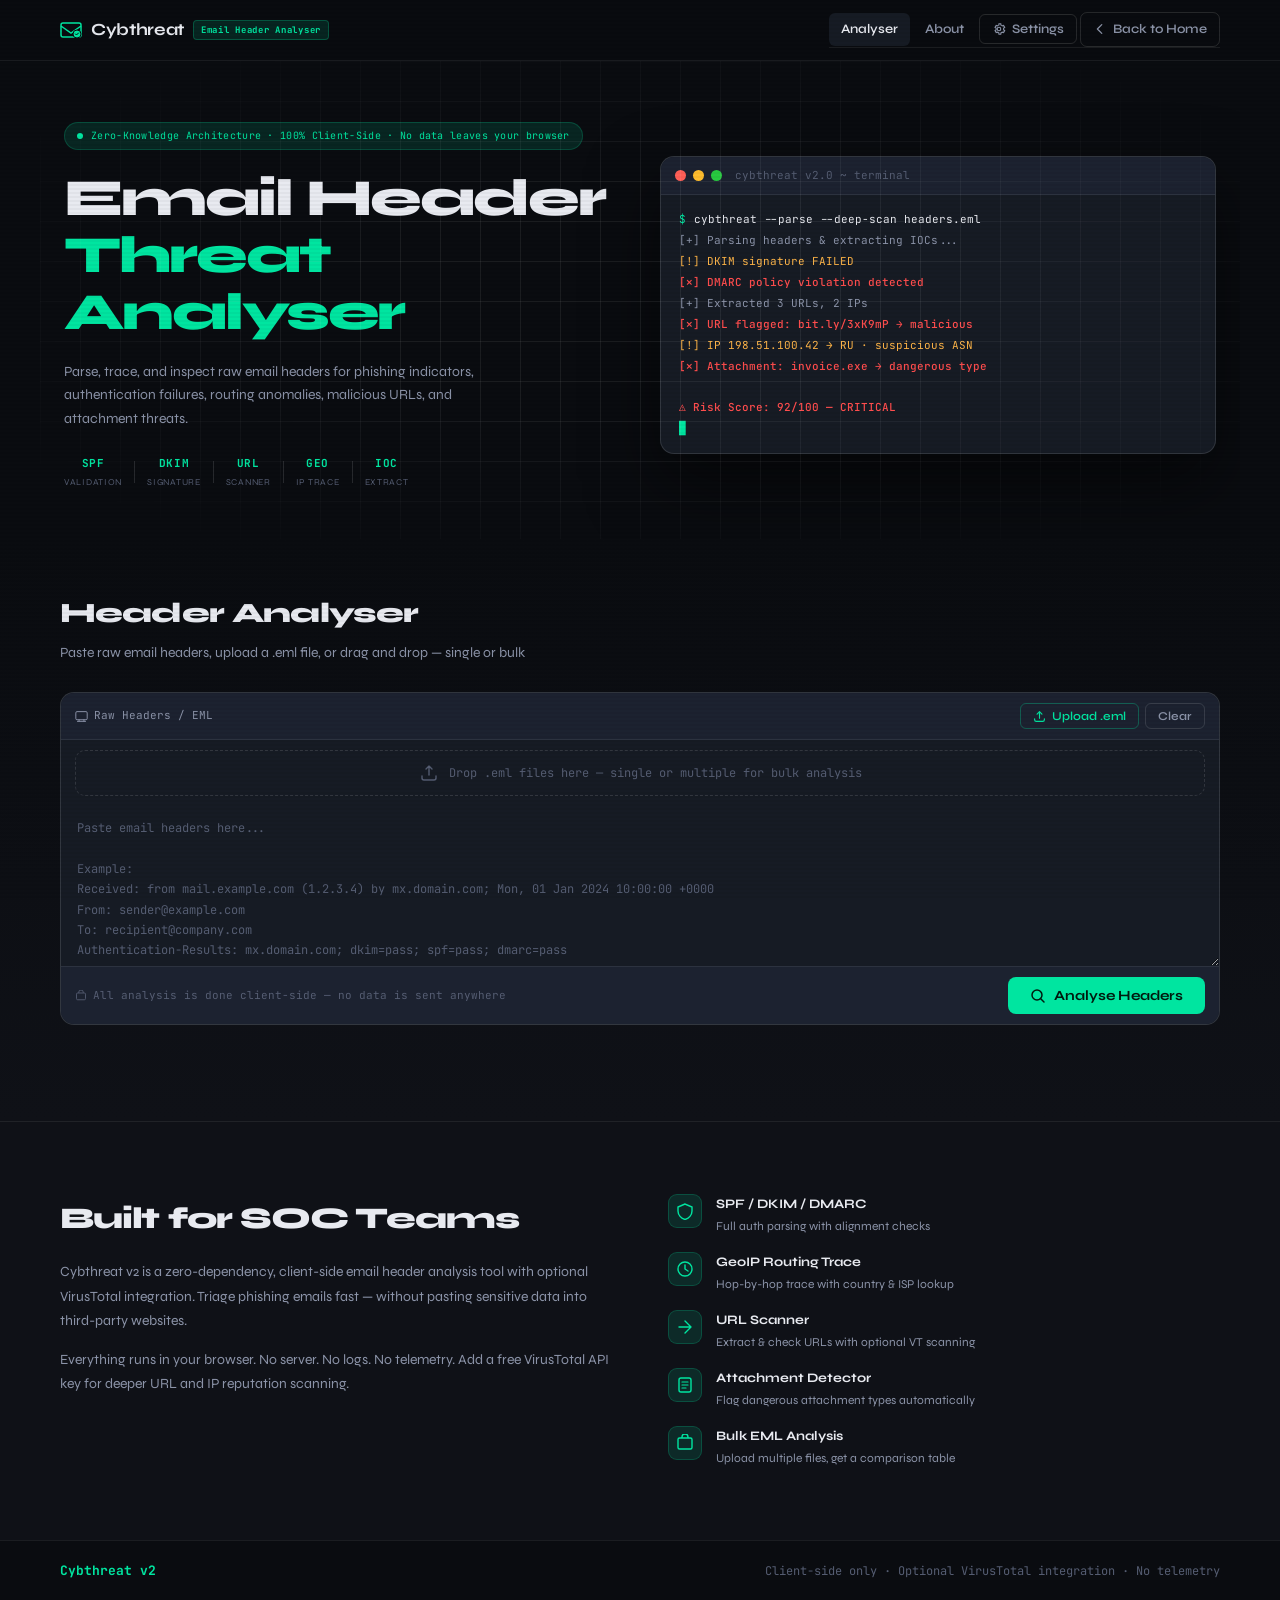
<file: EmailAnalyzeerrrr/index.html>
<!DOCTYPE html>
<html lang="en">
<head>
  <meta charset="UTF-8" />
  <meta name="viewport" content="width=device-width, initial-scale=1.0" />
  <title>Cybthreat — Email Header Analyser</title>
  <link rel="stylesheet" href="style.css" />
  <link rel="preconnect" href="https://fonts.googleapis.com" />
  <link rel="preconnect" href="https://fonts.gstatic.com" crossorigin />
  <link href="https://fonts.googleapis.com/css2?family=JetBrains+Mono:wght@300;400;500;700&family=Syne:wght@400;600;700;800&display=swap" rel="stylesheet" />
</head>
<body>
  <div class="scanline"></div>

  <!-- SETTINGS MODAL -->
  <div class="modal-overlay hidden" id="settingsOverlay" onclick="closeSettings()">
    <div class="modal" onclick="event.stopPropagation()">
      <div class="modal-header">
        <div class="modal-title">
          <svg width="16" height="16" viewBox="0 0 16 16" fill="none"><circle cx="8" cy="8" r="6" stroke="currentColor" stroke-width="1.3"/><path d="M8 5v3l2 1" stroke="currentColor" stroke-width="1.3" stroke-linecap="round"/></svg>
          Settings
        </div>
        <button class="modal-close" onclick="closeSettings()">✕</button>
      </div>
      <div class="modal-body">
        <div class="setting-group">
          <div class="setting-label">VirusTotal API Key <span class="setting-optional">(optional)</span></div>
          <div class="setting-desc">Add your free VirusTotal API key for deeper URL and IP reputation scanning. Get one free at <a href="https://www.virustotal.com/gui/join-us" target="_blank">virustotal.com</a></div>
          <div class="setting-input-row">
            <input type="password" id="vtApiKey" placeholder="Enter your VirusTotal API key..." class="setting-input" />
            <button class="setting-btn" onclick="saveVTKey()">Save</button>
          </div>
          <div class="vt-status" id="vtStatus"></div>
        </div>
        <div class="setting-group">
          <div class="setting-label">API Mode</div>
          <div class="setting-desc">Without a key, IP geolocation uses ip-api.com (free, no key needed). URLs show external reputation links only.</div>
          <div class="mode-indicator" id="modeIndicator">
            <span class="mode-dot no-key"></span>
            <span id="modeText">Basic mode — ip-api.com only</span>
          </div>
        </div>
        <div class="setting-group">
          <div class="setting-label">Clear Stored Data</div>
          <div class="setting-desc">Remove API key and analysis history from browser storage.</div>
          <button class="setting-btn setting-btn-danger" onclick="clearStoredData()">Clear All Data</button>
        </div>
      </div>
    </div>
  </div>

  <!-- HEADER -->
  <header class="site-header">
    <div class="header-inner">
      <div class="logo">
        <span class="logo-icon">
          <svg width="22" height="22" viewBox="0 0 22 22" fill="none">
            <rect x="1" y="4" width="20" height="14" rx="2" stroke="currentColor" stroke-width="1.5"/>
            <path d="M1 7l10 7 10-7" stroke="currentColor" stroke-width="1.5"/>
            <circle cx="17" cy="15" r="4" fill="var(--accent)" stroke="var(--bg)" stroke-width="1"/>
            <path d="M15.5 15l1 1 2-2" stroke="var(--bg)" stroke-width="1" stroke-linecap="round"/>
          </svg>
        </span>
        <span class="logo-text">Cybthreat</span>
        <span class="logo-badge">Email Header Analyser</span>
      </div>
      <nav class="nav">
        <a href="#analyser" class="nav-link active">Analyser</a>
        <a href="#about" class="nav-link">About</a>
        <button class="nav-link nav-settings" onclick="openSettings()">
          <svg width="14" height="14" viewBox="0 0 16 16" fill="none"><path d="M8 10a2 2 0 100-4 2 2 0 000 4z" stroke="currentColor" stroke-width="1.3"/><path d="M13.3 8a5.3 5.3 0 00-.1-.9l1.3-1-1.3-2.2-1.5.5a5 5 0 00-1.5-.9L10 2H8l-.2 1.5a5 5 0 00-1.5.9l-1.5-.5L3.5 6.1l1.3 1A5.3 5.3 0 004.7 8c0 .3 0 .6.1.9l-1.3 1 1.3 2.2 1.5-.5c.5.3 1 .6 1.5.9L8 14h2l.2-1.5c.5-.3 1-.6 1.5-.9l1.5.5 1.3-2.2-1.3-1c.1-.3.1-.6.1-.9z" stroke="currentColor" stroke-width="1.3"/></svg>
          Settings
          <span class="vt-badge hidden" id="vtBadge">VT</span>
        </button>
        <a href="../index.html" class="nav-back">
         <svg width="14" height="14" viewBox="0 0 16 16" fill="none"><path d="M10 3L5 8l5 5" stroke="currentColor" stroke-width="1.5" stroke-linecap="round" stroke-linejoin="round"/></svg>
         Back to Home
         </a>
      </nav>
      <!-- Hamburger for mobile -->
      <button class="hamburger" id="hamburger" aria-label="Menu">
        <span></span><span></span><span></span>
      </button>
    </div>
  </header>

  <!-- Mobile nav -->
  <div class="mobile-nav" id="mobileNav">
    <a href="#analyser" class="nav-link" onclick="closeMobileNav()">Analyser</a>
    <a href="#about" class="nav-link" onclick="closeMobileNav()">About</a>
    <div class="mobile-nav-divider"></div>
    <button class="nav-link nav-settings" onclick="closeMobileNav();openSettings()">
      <svg width="14" height="14" viewBox="0 0 16 16" fill="none"><path d="M8 10a2 2 0 100-4 2 2 0 000 4z" stroke="currentColor" stroke-width="1.3"/><path d="M13.3 8a5.3 5.3 0 00-.1-.9l1.3-1-1.3-2.2-1.5.5a5 5 0 00-1.5-.9L10 2H8l-.2 1.5a5 5 0 00-1.5.9l-1.5-.5L3.5 6.1l1.3 1A5.3 5.3 0 004.7 8c0 .3 0 .6.1.9l-1.3 1 1.3 2.2 1.5-.5c.5.3 1 .6 1.5.9L8 14h2l.2-1.5c.5-.3 1-.6 1.5-.9l1.5.5 1.3-2.2-1.3-1c.1-.3.1-.6.1-.9z" stroke="currentColor" stroke-width="1.3"/></svg>
      Settings
    </button>
    <a href="../index.html" class="nav-back">
      <svg width="14" height="14" viewBox="0 0 16 16" fill="none"><path d="M10 3L5 8l5 5" stroke="currentColor" stroke-width="1.5" stroke-linecap="round" stroke-linejoin="round"/></svg>
      Back to Home
    </a>
  </div>

  <!-- HERO -->
  <section class="hero">
    <div class="hero-grid-bg"></div>
    <div class="hero-content">
      <div class="hero-tag">
        <span class="blink-dot"></span>
        Zero-Knowledge Architecture · 100% Client-Side · No data leaves your browser
      </div>
      <h1 class="hero-title">Email Header<br/><span class="accent-text">Threat Analyser</span></h1>
      <p class="hero-sub">Parse, trace, and inspect raw email headers for phishing indicators, authentication failures, routing anomalies, malicious URLs, and attachment threats.</p>
      <div class="hero-stats">
        <div class="hstat"><span class="hstat-n">SPF</span><span class="hstat-l">Validation</span></div>
        <div class="hstat-div"></div>
        <div class="hstat"><span class="hstat-n">DKIM</span><span class="hstat-l">Signature</span></div>
        <div class="hstat-div"></div>
        <div class="hstat"><span class="hstat-n">URL</span><span class="hstat-l">Scanner</span></div>
        <div class="hstat-div"></div>
        <div class="hstat"><span class="hstat-n">GEO</span><span class="hstat-l">IP Trace</span></div>
        <div class="hstat-div"></div>
        <div class="hstat"><span class="hstat-n">IOC</span><span class="hstat-l">Extract</span></div>
      </div>
    </div>
    <div class="hero-terminal">
      <div class="terminal-bar">
        <span class="t-dot red"></span><span class="t-dot yellow"></span><span class="t-dot green"></span>
        <span class="t-title">cybthreat v2.0 ~ terminal</span>
      </div>
      <div class="terminal-body">
        <div class="t-line"><span class="t-prompt">$</span> <span class="t-cmd">cybthreat --parse --deep-scan headers.eml</span></div>
        <div class="t-line t-out">[+] Parsing headers & extracting IOCs...</div>
        <div class="t-line t-warn">[!] DKIM signature FAILED</div>
        <div class="t-line t-err">[✕] DMARC policy violation detected</div>
        <div class="t-line t-out">[+] Extracted 3 URLs, 2 IPs</div>
        <div class="t-line t-err">[✕] URL flagged: bit.ly/3xK9mP → malicious</div>
        <div class="t-line t-warn">[!] IP 198.51.100.42 → RU · suspicious ASN</div>
        <div class="t-line t-err">[✕] Attachment: invoice.exe → dangerous type</div>
        <div class="t-line t-out">&nbsp;</div>
        <div class="t-line t-err">⚠  Risk Score: 92/100 — CRITICAL</div>
        <div class="t-line"><span class="t-cursor">█</span></div>
      </div>
    </div>
  </section>

  <!-- BULK UPLOAD BANNER -->
  <div class="bulk-banner" id="bulkBanner">
    <div class="container">
      <div class="bulk-inner">
        <div class="bulk-info">
          <svg width="16" height="16" viewBox="0 0 16 16" fill="none"><rect x="1" y="2" width="14" height="12" rx="2" stroke="currentColor" stroke-width="1.3"/><path d="M5 7h6M5 10h4" stroke="currentColor" stroke-width="1.3" stroke-linecap="round"/></svg>
          <span id="bulkCount">0 files queued</span>
          <span class="bulk-sep">·</span>
          <span class="bulk-note">Bulk mode — analysing all files</span>
        </div>
        <div class="bulk-actions">
          <button class="tbtn" onclick="analyseBulk()">Analyse All</button>
          <button class="tbtn tbtn-clear" onclick="clearBulk()">Clear Queue</button>
        </div>
      </div>
      <div class="bulk-file-list" id="bulkFileList"></div>
    </div>
  </div>

  <!-- MAIN ANALYSER -->
  <main id="analyser" class="analyser-section">
    <div class="container">
      <div class="section-header">
        <h2 class="section-title">Header Analyser</h2>
        <p class="section-sub">Paste raw email headers, upload a .eml file, or drag and drop — single or bulk</p>
      </div>

      <div class="input-area">
        <div class="input-toolbar">
          <span class="input-label">
            <svg width="13" height="13" viewBox="0 0 16 16" fill="none"><rect x="1" y="2" width="14" height="10" rx="1.5" stroke="currentColor" stroke-width="1.2"/><path d="M5 12v2M11 12v2M3 14h10" stroke="currentColor" stroke-width="1.2" stroke-linecap="round"/></svg>
            Raw Headers / EML
          </span>
          <div class="toolbar-btns">
            <input type="file" id="emlFileInput" accept=".eml,.txt,.msg" style="display:none" onchange="handleFileUpload(event)" multiple />
            <button class="tbtn tbtn-upload" onclick="document.getElementById('emlFileInput').click()">
              <svg width="13" height="13" viewBox="0 0 16 16" fill="none">
                <path d="M8 2v8M5 5L8 2l3 3" stroke="currentColor" stroke-width="1.4" stroke-linecap="round" stroke-linejoin="round"/>
                <path d="M2 11v1a2 2 0 002 2h8a2 2 0 002-2v-1" stroke="currentColor" stroke-width="1.4" stroke-linecap="round"/>
              </svg>
              Upload .eml
            </button>
            <button class="tbtn tbtn-clear" onclick="clearAll()">Clear</button>
          </div>
        </div>

        <div class="drop-zone" id="dropZone">
          <svg width="20" height="20" viewBox="0 0 20 20" fill="none">
            <path d="M10 3v9M7 6L10 3l3 3" stroke="currentColor" stroke-width="1.4" stroke-linecap="round" stroke-linejoin="round"/>
            <path d="M3 13v2a2 2 0 002 2h10a2 2 0 002-2v-2" stroke="currentColor" stroke-width="1.4" stroke-linecap="round"/>
          </svg>
          Drop .eml files here — single or multiple for bulk analysis
        </div>

        <textarea id="emlInput" spellcheck="false" placeholder="Paste email headers here...

Example:
Received: from mail.example.com (1.2.3.4) by mx.domain.com; Mon, 01 Jan 2024 10:00:00 +0000
From: sender@example.com
To: recipient@company.com
Authentication-Results: mx.domain.com; dkim=pass; spf=pass; dmarc=pass
..."></textarea>

        <div class="input-footer">
          <span class="input-hint" id="inputHint">
            <svg width="12" height="12" viewBox="0 0 16 16" fill="none"><rect x="2" y="4" width="12" height="9" rx="1.5" stroke="currentColor" stroke-width="1.2"/><path d="M5 4V3a3 3 0 016 0v1" stroke="currentColor" stroke-width="1.2"/></svg>
            All analysis is done client-side — no data is sent anywhere
          </span>
          <button class="analyse-btn" onclick="analyseEML()">
            <svg width="16" height="16" viewBox="0 0 16 16" fill="none"><circle cx="7" cy="7" r="5" stroke="currentColor" stroke-width="1.5"/><path d="M10.5 10.5L14 14" stroke="currentColor" stroke-width="1.5" stroke-linecap="round"/></svg>
            Analyse Headers
          </button>
        </div>
      </div>

      <!-- BULK RESULTS TABLE -->
      <div id="bulkResults" class="hidden">
        <div class="bulk-results-header">
          <h3 class="bulk-results-title">Bulk Analysis Results</h3>
          <button class="tbtn" onclick="exportBulkCSV()">Export CSV</button>
        </div>
        <div class="bulk-table-wrap">
          <table class="bulk-table">
            <thead>
              <tr>
                <th>#</th><th>File</th><th>From</th><th>Subject</th>
                <th>SPF</th><th>DKIM</th><th>DMARC</th>
                <th>URLs</th><th>Attachments</th><th>Risk</th>
              </tr>
            </thead>
            <tbody id="bulkTableBody"></tbody>
          </table>
        </div>
        <p class="bulk-note-text">Click any row to view full analysis below</p>
      </div>

      <!-- SINGLE RESULTS -->
      <div id="results" class="results hidden">

        <div class="summary-bar">
          <div class="sum-card">
            <div class="sum-num" id="s-risk-score">—</div>
            <div class="sum-lbl">Risk Score</div>
            <div class="risk-bar-wrap"><div class="risk-bar-fill" id="riskBarFill"></div></div>
          </div>
          <div class="sum-card">
            <div class="sum-num" id="s-auth">—</div>
            <div class="sum-lbl">Auth Score</div>
          </div>
          <div class="sum-card">
            <div class="sum-num" id="s-hops">—</div>
            <div class="sum-lbl">Mail Hops</div>
          </div>
          <div class="sum-card">
            <div class="sum-num" id="s-urls">—</div>
            <div class="sum-lbl">URLs Found</div>
          </div>
          <div class="sum-card">
            <div class="sum-num" id="s-attach">—</div>
            <div class="sum-lbl">Attachments</div>
          </div>
          <div class="sum-card sum-card-risk">
            <div class="sum-risk-label" id="s-risk-label">—</div>
            <div class="sum-lbl">Threat Level</div>
          </div>
        </div>

        <div class="tabs-bar">
          <button class="tab active" onclick="switchTab(this,'overview')">Overview</button>
          <button class="tab" onclick="switchTab(this,'auth')">Authentication</button>
          <button class="tab" onclick="switchTab(this,'routing')">Routing + GeoIP</button>
          <button class="tab" onclick="switchTab(this,'urls')">
            URLs <span class="tab-badge" id="url-badge">0</span>
          </button>
          <button class="tab" onclick="switchTab(this,'attachments')">
            Attachments <span class="tab-badge" id="attach-badge">0</span>
          </button>
          <button class="tab" onclick="switchTab(this,'findings')">
            Findings <span class="tab-badge" id="findings-badge">0</span>
          </button>
          <button class="tab" onclick="switchTab(this,'raw')">Raw Headers</button>
        </div>

        <!-- Tab: Overview -->
        <div id="tab-overview" class="tab-pane active">
          <div class="pane-grid">
            <div class="pane-col">
              <div class="card">
                <div class="card-title">Envelope Details</div>
                <div id="envelope-list" class="kv-list"></div>
              </div>
            </div>
            <div class="pane-col">
              <div class="card">
                <div class="card-title">Risk Breakdown</div>
                <div id="risk-breakdown"></div>
              </div>
              <div class="card mt-card">
                <div class="card-title">Quick Auth Summary</div>
                <div class="auth-pills" id="auth-pills-overview"></div>
              </div>
            </div>
          </div>
        </div>

        <!-- Tab: Authentication -->
        <div id="tab-auth" class="tab-pane hidden">
          <div class="card">
            <div class="card-title">SPF / DKIM / DMARC / ARC</div>
            <div class="auth-grid" id="auth-grid"></div>
          </div>
          <div class="card mt-card">
            <div class="card-title">Domain Alignment Check</div>
            <div id="align-section"></div>
          </div>
          <div class="card mt-card" id="raw-auth-card">
            <div class="card-title">Raw Authentication-Results Header</div>
            <div class="mono-block" id="raw-auth-block"></div>
          </div>
        </div>

        <!-- Tab: Routing + GeoIP -->
        <div id="tab-routing" class="tab-pane hidden">
          <div class="card">
            <div class="card-title">Received Chain (newest → oldest)</div>
            <div class="hop-wrap">
              <table class="hop-table">
                <thead>
                  <tr><th>#</th><th>From</th><th>By</th><th>IP Address</th><th>Country</th><th>ISP / Org</th><th>Timestamp</th><th>Delay</th><th>Type</th></tr>
                </thead>
                <tbody id="hop-tbody"></tbody>
              </table>
            </div>
          </div>
          <div class="card mt-card">
            <div class="card-title">Originating IP — GeoIP Intelligence</div>
            <div id="origin-ip-section">
              <div class="geo-loading hidden" id="geoLoading">
                <div class="spinner"></div> Looking up IP geolocation...
              </div>
              <div id="geoResult"></div>
            </div>
          </div>
        </div>

        <!-- Tab: URLs -->
        <div id="tab-urls" class="tab-pane hidden">
          <div class="card">
            <div class="card-title">Extracted URLs</div>
            <div id="url-list"></div>
          </div>
        </div>

        <!-- Tab: Attachments -->
        <div id="tab-attachments" class="tab-pane hidden">
          <div class="card">
            <div class="card-title">Attachment Detection</div>
            <div id="attachment-list"></div>
          </div>
        </div>

        <!-- Tab: Findings -->
        <div id="tab-findings" class="tab-pane hidden">
          <div id="findings-list"></div>
        </div>

        <!-- Tab: Raw -->
        <div id="tab-raw" class="tab-pane hidden">
          <div class="card">
            <div class="card-title">All Parsed Headers</div>
            <div class="mono-block" id="raw-parsed"></div>
          </div>
        </div>

      </div>
    </div>
  </main>

  <!-- ABOUT -->
  <section id="about" class="about-section">
    <div class="container">
      <div class="about-grid">
        <div class="about-col">
          <h2 class="about-title">Built for SOC Teams</h2>
          <p class="about-body">Cybthreat v2 is a zero-dependency, client-side email header analysis tool with optional VirusTotal integration. Triage phishing emails fast — without pasting sensitive data into third-party websites.</p>
          <p class="about-body">Everything runs in your browser. No server. No logs. No telemetry. Add a free VirusTotal API key for deeper URL and IP reputation scanning.</p>
        </div>
        <div class="about-features">
          <div class="feat"><div class="feat-icon"><svg width="18" height="18" viewBox="0 0 18 18" fill="none"><path d="M9 2L2 5v4c0 4 3.1 7.5 7 8.5C13 16.5 16 13 16 9V5L9 2z" stroke="currentColor" stroke-width="1.4"/></svg></div><div><div class="feat-title">SPF / DKIM / DMARC</div><div class="feat-body">Full auth parsing with alignment checks</div></div></div>
          <div class="feat"><div class="feat-icon"><svg width="18" height="18" viewBox="0 0 18 18" fill="none"><circle cx="9" cy="9" r="7" stroke="currentColor" stroke-width="1.4"/><path d="M9 5v4l3 2" stroke="currentColor" stroke-width="1.4" stroke-linecap="round"/></svg></div><div><div class="feat-title">GeoIP Routing Trace</div><div class="feat-body">Hop-by-hop trace with country & ISP lookup</div></div></div>
          <div class="feat"><div class="feat-icon"><svg width="18" height="18" viewBox="0 0 18 18" fill="none"><path d="M3 9h12M9 3l6 6-6 6" stroke="currentColor" stroke-width="1.4" stroke-linecap="round" stroke-linejoin="round"/></svg></div><div><div class="feat-title">URL Scanner</div><div class="feat-body">Extract & check URLs with optional VT scanning</div></div></div>
          <div class="feat"><div class="feat-icon"><svg width="18" height="18" viewBox="0 0 18 18" fill="none"><rect x="3" y="2" width="12" height="14" rx="2" stroke="currentColor" stroke-width="1.4"/><path d="M6 6h6M6 9h6M6 12h4" stroke="currentColor" stroke-width="1.2" stroke-linecap="round"/></svg></div><div><div class="feat-title">Attachment Detector</div><div class="feat-body">Flag dangerous attachment types automatically</div></div></div>
          <div class="feat"><div class="feat-icon"><svg width="18" height="18" viewBox="0 0 18 18" fill="none"><rect x="2" y="4" width="14" height="11" rx="1.5" stroke="currentColor" stroke-width="1.4"/><path d="M6 4V3a3 3 0 016 0v1" stroke="currentColor" stroke-width="1.4"/></svg></div><div><div class="feat-title">Bulk EML Analysis</div><div class="feat-body">Upload multiple files, get a comparison table</div></div></div>
        </div>
      </div>
    </div>
  </section>

  <footer class="site-footer">
    <div class="container footer-inner">
      <span class="footer-logo">Cybthreat v2</span>
      <span class="footer-note">Client-side only · Optional VirusTotal integration · No telemetry</span>
    </div>
  </footer>

  <script src="analyser.js"></script>
  <script>
    // Hamburger menu
    const hb = document.getElementById('hamburger');
    const mn = document.getElementById('mobileNav');
    hb.addEventListener('click', () => {
      hb.classList.toggle('open');
      mn.classList.toggle('open');
      document.body.style.overflow = mn.classList.contains('open') ? 'hidden' : '';
    });
    function closeMobileNav() {
      hb.classList.remove('open');
      mn.classList.remove('open');
      document.body.style.overflow = '';
    }
    // Close on outside click
    document.addEventListener('click', e => {
      if (mn.classList.contains('open') && !mn.contains(e.target) && !hb.contains(e.target)) {
        closeMobileNav();
      }
    });
  </script>
</body>
</html>
</file>
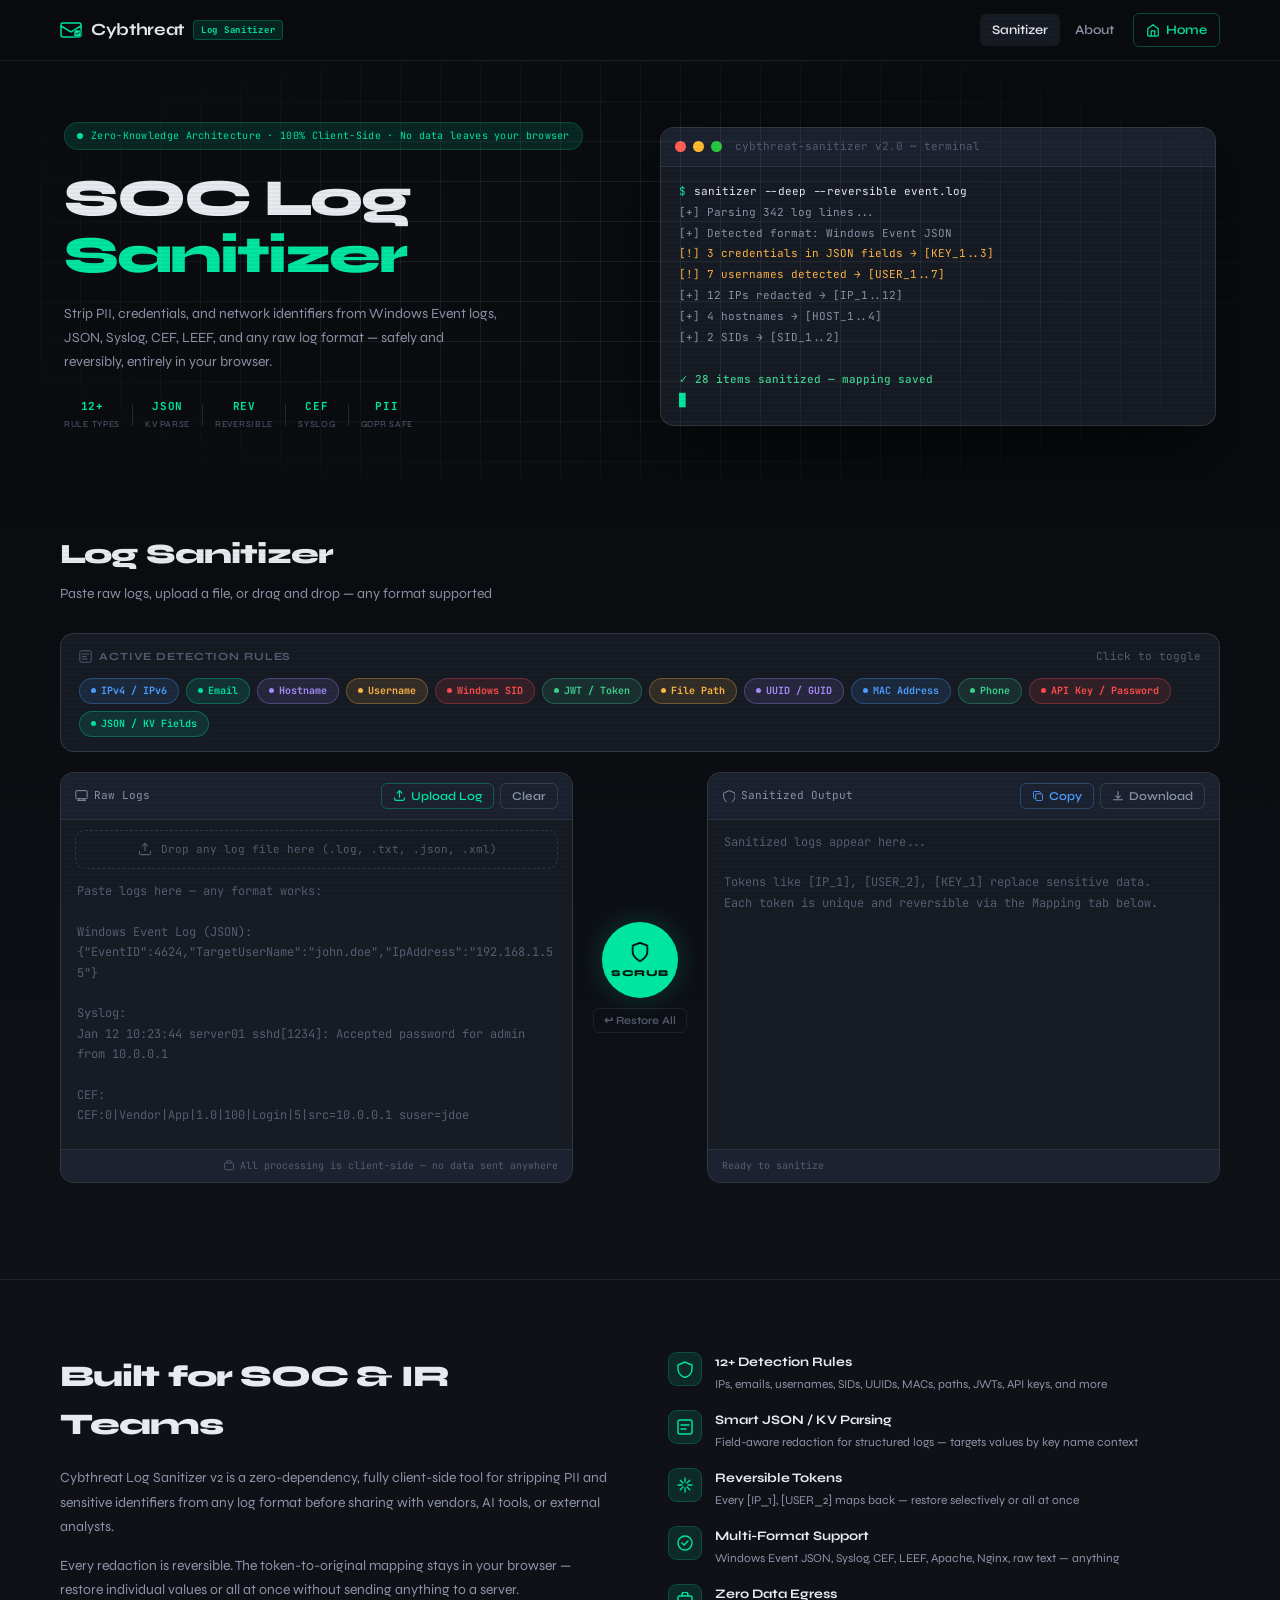
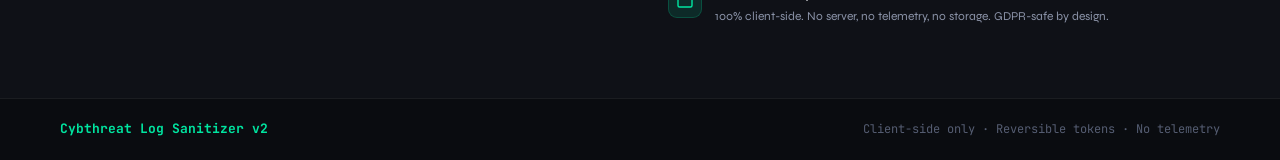
<file: log-sanitizer/index.html>
<!DOCTYPE html>
<html lang="en">
<head>
  <meta charset="UTF-8" />
  <meta name="viewport" content="width=device-width, initial-scale=1.0" />
  <title>Cybthreat — SOC Log Sanitizer</title>
  <link rel="stylesheet" href="style.css" />
  <link rel="preconnect" href="https://fonts.googleapis.com" />
  <link rel="preconnect" href="https://fonts.gstatic.com" crossorigin />
  <link href="https://fonts.googleapis.com/css2?family=JetBrains+Mono:wght@300;400;500;700&family=Syne:wght@400;600;700;800&display=swap" rel="stylesheet" />
</head>
<body>
  <div class="scanline"></div>

  <!-- HEADER -->
  <header class="site-header">
    <div class="header-inner">
      <a href="#" class="logo">
        <span class="logo-icon">
          <svg width="22" height="22" viewBox="0 0 22 22" fill="none">
            <rect x="1" y="4" width="20" height="14" rx="2" stroke="currentColor" stroke-width="1.5"/>
            <path d="M1 7l10 6 10-6" stroke="currentColor" stroke-width="1.5"/>
            <rect x="14" y="11" width="7" height="7" rx="1.5" fill="var(--accent)" stroke="var(--bg)" stroke-width="0.5"/>
            <path d="M16 14.5l1 1 2.5-2.5" stroke="var(--bg)" stroke-width="1" stroke-linecap="round" stroke-linejoin="round"/>
          </svg>
        </span>
        <span class="logo-text">Cybthreat</span>
        <span class="logo-badge">Log Sanitizer</span>
      </a>
      <nav class="nav">
        <a href="#sanitizer" class="nav-link active">Sanitizer</a>
        <a href="#about" class="nav-link">About</a>
        <a href="../index.html" class="nav-link nav-home">
          <svg width="14" height="14" viewBox="0 0 16 16" fill="none"><path d="M2 6.5L8 2l6 4.5V14a1 1 0 01-1 1H3a1 1 0 01-1-1V6.5z" stroke="currentColor" stroke-width="1.4" stroke-linejoin="round"/><path d="M6 15V9h4v6" stroke="currentColor" stroke-width="1.4" stroke-linejoin="round"/></svg>
          Home
        </a>
      </nav>
      <!-- Hamburger -->
      <button class="hamburger" id="hamburger" aria-label="Menu">
        <span></span><span></span><span></span>
      </button>
    </div>
  </header>

  <!-- Mobile nav -->
  <div class="mobile-nav" id="mobileNav">
    <a href="#sanitizer" class="nav-link" onclick="closeMobileNav()">Sanitizer</a>
    <a href="#about" class="nav-link" onclick="closeMobileNav()">About</a>
    <div class="mobile-nav-divider"></div>
    <a href="../index.html" class="nav-link nav-home">
      <svg width="14" height="14" viewBox="0 0 16 16" fill="none"><path d="M2 6.5L8 2l6 4.5V14a1 1 0 01-1 1H3a1 1 0 01-1-1V6.5z" stroke="currentColor" stroke-width="1.4" stroke-linejoin="round"/><path d="M6 15V9h4v6" stroke="currentColor" stroke-width="1.4" stroke-linejoin="round"/></svg>
      Back to Home
    </a>
  </div>

  <!-- HERO -->
  <section class="hero">
    <div class="hero-grid-bg"></div>
    <div class="hero-content">
      <div class="hero-tag">
        <span class="blink-dot"></span>
        Zero-Knowledge Architecture · 100% Client-Side · No data leaves your browser
      </div>
      <h1 class="hero-title">SOC Log<br/><span class="accent-text">Sanitizer</span></h1>
      <p class="hero-sub">Strip PII, credentials, and network identifiers from Windows Event logs, JSON, Syslog, CEF, LEEF, and any raw log format — safely and reversibly, entirely in your browser.</p>
      <div class="hero-stats">
        <div class="hstat"><span class="hstat-n">12+</span><span class="hstat-l">Rule Types</span></div>
        <div class="hstat-div"></div>
        <div class="hstat"><span class="hstat-n">JSON</span><span class="hstat-l">KV Parse</span></div>
        <div class="hstat-div"></div>
        <div class="hstat"><span class="hstat-n">REV</span><span class="hstat-l">Reversible</span></div>
        <div class="hstat-div"></div>
        <div class="hstat"><span class="hstat-n">CEF</span><span class="hstat-l">Syslog</span></div>
        <div class="hstat-div"></div>
        <div class="hstat"><span class="hstat-n">PII</span><span class="hstat-l">GDPR Safe</span></div>
      </div>
    </div>
    <div class="hero-terminal">
      <div class="terminal-bar">
        <span class="t-dot red"></span><span class="t-dot yellow"></span><span class="t-dot green"></span>
        <span class="t-title">cybthreat-sanitizer v2.0 ~ terminal</span>
      </div>
      <div class="terminal-body">
        <div class="t-line"><span class="t-prompt">$</span> <span class="t-cmd">sanitizer --deep --reversible event.log</span></div>
        <div class="t-line t-out">[+] Parsing 342 log lines...</div>
        <div class="t-line t-out">[+] Detected format: Windows Event JSON</div>
        <div class="t-line t-warn">[!] 3 credentials in JSON fields → [KEY_1..3]</div>
        <div class="t-line t-warn">[!] 7 usernames detected → [USER_1..7]</div>
        <div class="t-line t-out">[+] 12 IPs redacted → [IP_1..12]</div>
        <div class="t-line t-out">[+] 4 hostnames → [HOST_1..4]</div>
        <div class="t-line t-out">[+] 2 SIDs → [SID_1..2]</div>
        <div class="t-line t-out">&nbsp;</div>
        <div class="t-line t-ok">✓ 28 items sanitized — mapping saved</div>
        <div class="t-line"><span class="t-cursor">█</span></div>
      </div>
    </div>
  </section>

  <!-- MAIN SANITIZER -->
  <main id="sanitizer" class="sanitizer-section">
    <div class="container">
      <div class="section-header">
        <h2 class="section-title">Log Sanitizer</h2>
        <p class="section-sub">Paste raw logs, upload a file, or drag and drop — any format supported</p>
      </div>

      <!-- RULES BAR -->
      <div class="rules-bar">
        <div class="rules-bar-header">
          <div class="rules-title">
            <svg width="13" height="13" viewBox="0 0 16 16" fill="none"><rect x="1" y="1" width="14" height="14" rx="2" stroke="currentColor" stroke-width="1.2"/><path d="M4 5h8M4 8h5M4 11h6" stroke="currentColor" stroke-width="1.2" stroke-linecap="round"/></svg>
            Active Detection Rules
          </div>
          <span style="font-family:var(--font-mono);font-size:11px;color:var(--text3)">Click to toggle</span>
        </div>
        <div class="rules-grid">
          <span class="rule-chip active-ip"    onclick="toggleRule('ip',this)"><span class="chip-dot"></span>IPv4 / IPv6</span>
          <span class="rule-chip active-email" onclick="toggleRule('email',this)"><span class="chip-dot"></span>Email</span>
          <span class="rule-chip active-host"  onclick="toggleRule('host',this)"><span class="chip-dot"></span>Hostname</span>
          <span class="rule-chip active-user"  onclick="toggleRule('user',this)"><span class="chip-dot"></span>Username</span>
          <span class="rule-chip active-sid"   onclick="toggleRule('sid',this)"><span class="chip-dot"></span>Windows SID</span>
          <span class="rule-chip active-token" onclick="toggleRule('token',this)"><span class="chip-dot"></span>JWT / Token</span>
          <span class="rule-chip active-path"  onclick="toggleRule('path',this)"><span class="chip-dot"></span>File Path</span>
          <span class="rule-chip active-uuid"  onclick="toggleRule('uuid',this)"><span class="chip-dot"></span>UUID / GUID</span>
          <span class="rule-chip active-mac"   onclick="toggleRule('mac',this)"><span class="chip-dot"></span>MAC Address</span>
          <span class="rule-chip active-phone" onclick="toggleRule('phone',this)"><span class="chip-dot"></span>Phone</span>
          <span class="rule-chip active-key"   onclick="toggleRule('key',this)"><span class="chip-dot"></span>API Key / Password</span>
          <span class="rule-chip active-email" onclick="toggleRule('json',this)"><span class="chip-dot"></span>JSON / KV Fields</span>
        </div>
      </div>

      <!-- I/O GRID -->
      <div class="io-grid">
        <!-- INPUT -->
        <div class="io-panel">
          <div class="io-toolbar">
            <span class="io-label">
              <svg width="13" height="13" viewBox="0 0 16 16" fill="none"><rect x="1" y="2" width="14" height="10" rx="1.5" stroke="currentColor" stroke-width="1.2"/><path d="M5 12v2M11 12v2M3 14h10" stroke="currentColor" stroke-width="1.2" stroke-linecap="round"/></svg>
              Raw Logs
            </span>
            <div class="toolbar-btns">
              <input type="file" id="logFileInput" accept=".log,.txt,.json,.xml,.csv,.evtx" style="display:none" onchange="handleFileUpload(event)" />
              <button class="tbtn tbtn-upload" onclick="document.getElementById('logFileInput').click()">
                <svg width="13" height="13" viewBox="0 0 16 16" fill="none">
                  <path d="M8 2v8M5 5L8 2l3 3" stroke="currentColor" stroke-width="1.4" stroke-linecap="round" stroke-linejoin="round"/>
                  <path d="M2 11v1a2 2 0 002 2h8a2 2 0 002-2v-1" stroke="currentColor" stroke-width="1.4" stroke-linecap="round"/>
                </svg>
                Upload Log
              </button>
              <button class="tbtn tbtn-clear" onclick="clearAll()">Clear</button>
            </div>
          </div>

          <div class="drop-zone" id="dropZone">
            <svg width="16" height="16" viewBox="0 0 20 20" fill="none">
              <path d="M10 3v9M7 6L10 3l3 3" stroke="currentColor" stroke-width="1.4" stroke-linecap="round" stroke-linejoin="round"/>
              <path d="M3 13v2a2 2 0 002 2h10a2 2 0 002-2v-2" stroke="currentColor" stroke-width="1.4" stroke-linecap="round"/>
            </svg>
            Drop any log file here (.log, .txt, .json, .xml)
          </div>

          <textarea id="rawInput" class="io-textarea" spellcheck="false" placeholder="Paste logs here — any format works:

Windows Event Log (JSON):
{&quot;EventID&quot;:4624,&quot;TargetUserName&quot;:&quot;john.doe&quot;,&quot;IpAddress&quot;:&quot;192.168.1.55&quot;}

Syslog:
Jan 12 10:23:44 server01 sshd[1234]: Accepted password for admin from 10.0.0.1

CEF:
CEF:0|Vendor|App|1.0|100|Login|5|src=10.0.0.1 suser=jdoe

Apache / Nginx:
10.0.0.1 - admin [12/Jan/2024] &quot;GET /api HTTP/1.1&quot; 200"></textarea>

          <div class="io-footer">
            <span class="io-hint hidden" id="file-badge">
              <svg width="12" height="12" viewBox="0 0 16 16" fill="none"><rect x="2" y="1" width="12" height="14" rx="2" stroke="currentColor" stroke-width="1.2"/><path d="M5 5h6M5 8h6M5 11h4" stroke="currentColor" stroke-width="1.1" stroke-linecap="round"/></svg>
              <span id="file-badge-name">file loaded</span>
            </span>
            <span class="io-hint" style="margin-left:auto">
              <svg width="12" height="12" viewBox="0 0 16 16" fill="none"><rect x="2" y="4" width="12" height="9" rx="1.5" stroke="currentColor" stroke-width="1.2"/><path d="M5 4V3a3 3 0 016 0v1" stroke="currentColor" stroke-width="1.2"/></svg>
              All processing is client-side — no data sent anywhere
            </span>
          </div>
        </div>

        <!-- CENTER CONTROLS -->
        <div class="io-controls">
          <button class="sanitize-btn" onclick="sanitizeLog()" id="sanitizeBtn">
            <svg width="22" height="22" viewBox="0 0 24 24" fill="none" stroke="currentColor" stroke-width="2" stroke-linecap="round">
              <path d="M12 22s8-4 8-10V5l-8-3-8 3v7c0 6 8 10 8 10z"/>
            </svg>
            <span>SCRUB</span>
          </button>
          <button class="restore-btn" onclick="restoreAll()">↩ Restore All</button>
        </div>

        <!-- OUTPUT -->
        <div class="io-panel">
          <div class="io-toolbar">
            <span class="io-label">
              <svg width="13" height="13" viewBox="0 0 16 16" fill="none"><path d="M9 2L2 5v4c0 4 3.1 7.5 7 8.5C13 16.5 16 13 16 9V5L9 2z" stroke="currentColor" stroke-width="1.2"/></svg>
              Sanitized Output
            </span>
            <div class="toolbar-btns">
              <button class="tbtn tbtn-copy" onclick="copyOutput()">
                <svg width="12" height="12" viewBox="0 0 16 16" fill="none"><rect x="5" y="5" width="9" height="9" rx="1.5" stroke="currentColor" stroke-width="1.2"/><path d="M11 5V3a1 1 0 00-1-1H3a1 1 0 00-1 1v7a1 1 0 001 1h2" stroke="currentColor" stroke-width="1.2"/></svg>
                Copy
              </button>
              <button class="tbtn" onclick="downloadOutput()">
                <svg width="12" height="12" viewBox="0 0 16 16" fill="none"><path d="M8 2v8M5 8l3 3 3-3" stroke="currentColor" stroke-width="1.4" stroke-linecap="round" stroke-linejoin="round"/><path d="M2 13h12" stroke="currentColor" stroke-width="1.4" stroke-linecap="round"/></svg>
                Download
              </button>
            </div>
          </div>

          <textarea id="safeOutput" class="io-textarea" readonly spellcheck="false" placeholder="Sanitized logs appear here...

Tokens like [IP_1], [USER_2], [KEY_1] replace sensitive data.
Each token is unique and reversible via the Mapping tab below."></textarea>

          <div class="io-footer">
            <span class="io-hint" id="output-hint">Ready to sanitize</span>
          </div>
        </div>
      </div>

      <!-- STATS BAR -->
      <div class="stats-bar" id="statsBar" style="display:none">
        <div class="stat-card">
          <div class="stat-num" id="s-total">0</div>
          <div class="stat-lbl">Total Redacted</div>
        </div>
        <div class="stat-card">
          <div class="stat-num" id="s-unique">0</div>
          <div class="stat-lbl">Unique Values</div>
        </div>
        <div class="stat-card">
          <div class="stat-num" id="s-ips">0</div>
          <div class="stat-lbl">IP Addresses</div>
        </div>
        <div class="stat-card">
          <div class="stat-num" id="s-emails">0</div>
          <div class="stat-lbl">Emails</div>
        </div>
        <div class="stat-card">
          <div class="stat-num" id="s-users">0</div>
          <div class="stat-lbl">Usernames</div>
        </div>
        <div class="stat-card">
          <div class="stat-num" id="s-keys">0</div>
          <div class="stat-lbl">Secrets / Keys</div>
        </div>
      </div>

      <!-- RESULTS SECTION -->
      <div id="results" class="results hidden">
        <div class="tabs-bar">
          <button class="tab active" onclick="switchTab(this,'findings')">
            Findings <span class="tab-badge warn" id="tab-badge-findings">0</span>
          </button>
          <button class="tab" onclick="switchTab(this,'mappings')">
            Mapping Table <span class="tab-badge" id="tab-badge-mappings">0</span>
          </button>
          <button class="tab" onclick="switchTab(this,'diff')">Token Diff View</button>
        </div>

        <!-- Tab: Findings -->
        <div id="tab-findings" class="tab-pane">
          <div id="findings-list"></div>
        </div>

        <!-- Tab: Mappings -->
        <div id="tab-mappings" class="tab-pane hidden">
          <div class="card">
            <div class="card-title">
              <span style="display:flex;align-items:center;gap:8px">
                <svg width="13" height="13" viewBox="0 0 16 16" fill="none"><rect x="1" y="2" width="14" height="12" rx="2" stroke="currentColor" stroke-width="1.2"/><path d="M4 6h8M4 10h5" stroke="currentColor" stroke-width="1.2" stroke-linecap="round"/></svg>
                Data Mapping — Original → Token
              </span>
              <button class="tbtn" onclick="exportMappingCSV()" style="font-size:11px;padding:3px 10px">Export CSV</button>
            </div>
            <div style="margin-bottom:12px;display:flex;flex-wrap:wrap;gap:6px" id="type-filter-bar"></div>
            <div class="mapping-wrap">
              <table class="mapping-table">
                <thead>
                  <tr>
                    <th>Type</th>
                    <th>Original Value</th>
                    <th>Token</th>
                    <th>Action</th>
                  </tr>
                </thead>
                <tbody id="mapping-tbody"></tbody>
              </table>
            </div>
          </div>
        </div>

        <!-- Tab: Diff -->
        <div id="tab-diff" class="tab-pane hidden">
          <div class="card">
            <div class="card-title">Token Diff — Sanitized Output with Highlighted Tokens</div>
            <div class="diff-wrap" id="diff-view"></div>
          </div>
        </div>
      </div>
    </div>
  </main>

  <!-- ABOUT -->
  <section id="about" class="about-section">
    <div class="container">
      <div class="about-grid">
        <div class="about-col">
          <h2 class="about-title">Built for SOC & IR Teams</h2>
          <p class="about-body">Cybthreat Log Sanitizer v2 is a zero-dependency, fully client-side tool for stripping PII and sensitive identifiers from any log format before sharing with vendors, AI tools, or external analysts.</p>
          <p class="about-body">Every redaction is reversible. The token-to-original mapping stays in your browser — restore individual values or all at once without sending anything to a server.</p>
        </div>
        <div class="about-features">
          <div class="feat"><div class="feat-icon"><svg width="18" height="18" viewBox="0 0 18 18" fill="none"><path d="M9 2L2 5v4c0 4 3.1 7.5 7 8.5C13 16.5 16 13 16 9V5L9 2z" stroke="currentColor" stroke-width="1.4"/></svg></div><div><div class="feat-title">12+ Detection Rules</div><div class="feat-body">IPs, emails, usernames, SIDs, UUIDs, MACs, paths, JWTs, API keys, and more</div></div></div>
          <div class="feat"><div class="feat-icon"><svg width="18" height="18" viewBox="0 0 18 18" fill="none"><rect x="2" y="2" width="14" height="14" rx="2" stroke="currentColor" stroke-width="1.4"/><path d="M5 7h8M5 11h5" stroke="currentColor" stroke-width="1.3" stroke-linecap="round"/></svg></div><div><div class="feat-title">Smart JSON / KV Parsing</div><div class="feat-body">Field-aware redaction for structured logs — targets values by key name context</div></div></div>
          <div class="feat"><div class="feat-icon"><svg width="18" height="18" viewBox="0 0 18 18" fill="none"><path d="M9 2v4M9 12v4M2 9h4M12 9h4M4.2 4.2l2.8 2.8M11 11l2.8 2.8M4.2 13.8l2.8-2.8M11 7 13.8 4.2" stroke="currentColor" stroke-width="1.3" stroke-linecap="round"/></svg></div><div><div class="feat-title">Reversible Tokens</div><div class="feat-body">Every [IP_1], [USER_2] maps back — restore selectively or all at once</div></div></div>
          <div class="feat"><div class="feat-icon"><svg width="18" height="18" viewBox="0 0 18 18" fill="none"><circle cx="9" cy="9" r="7" stroke="currentColor" stroke-width="1.4"/><path d="M6 9l2 2 4-4" stroke="currentColor" stroke-width="1.4" stroke-linecap="round" stroke-linejoin="round"/></svg></div><div><div class="feat-title">Multi-Format Support</div><div class="feat-body">Windows Event JSON, Syslog, CEF, LEEF, Apache, Nginx, raw text — anything</div></div></div>
          <div class="feat"><div class="feat-icon"><svg width="18" height="18" viewBox="0 0 18 18" fill="none"><rect x="2" y="4" width="14" height="11" rx="1.5" stroke="currentColor" stroke-width="1.4"/><path d="M6 4V3a3 3 0 016 0v1" stroke="currentColor" stroke-width="1.4"/></svg></div><div><div class="feat-title">Zero Data Egress</div><div class="feat-body">100% client-side. No server, no telemetry, no storage. GDPR-safe by design.</div></div></div>
        </div>
      </div>
    </div>
  </section>

  <footer class="site-footer">
    <div class="container footer-inner">
      <span class="footer-logo">Cybthreat Log Sanitizer v2</span>
      <span class="footer-note">Client-side only · Reversible tokens · No telemetry</span>
    </div>
  </footer>

  <script src="sanitizer.js"></script>
  <script>
    // Wire up stats bar visibility
    const _orig = window.sanitizeLog;
    window.sanitizeLog = function() {
      _orig();
      document.getElementById('statsBar').style.display = 'grid';
    };

    // File badge display
    const _orig2 = window.handleFileUpload;
    window.handleFileUpload = function(e) {
      const file = e.target.files[0];
      if (!file) return;
      const badge = document.getElementById('file-badge');
      document.getElementById('file-badge-name').textContent = file.name;
      badge.classList.remove('hidden');
      const reader = new FileReader();
      reader.onload = ev => { document.getElementById('rawInput').value = ev.target.result; };
      reader.readAsText(file);
    };

    // Hamburger menu
    const hb = document.getElementById('hamburger');
    const mn = document.getElementById('mobileNav');
    hb.addEventListener('click', () => {
      hb.classList.toggle('open');
      mn.classList.toggle('open');
      document.body.style.overflow = mn.classList.contains('open') ? 'hidden' : '';
    });
    function closeMobileNav() {
      hb.classList.remove('open');
      mn.classList.remove('open');
      document.body.style.overflow = '';
    }
    document.addEventListener('click', e => {
      if (mn.classList.contains('open') && !mn.contains(e.target) && !hb.contains(e.target)) {
        closeMobileNav();
      }
    });
  </script>
</body>
</html>
</file>
<file: EmailAnalyzeerrrr/style.css>
/* ─── Reset & Variables ────────────────────────────────────────────── */
*, *::before, *::after { box-sizing: border-box; margin: 0; padding: 0; }

:root {
  --bg: #0a0c10;
  --bg2: #0f1117;
  --bg3: #141720;
  --surface: #161b24;
  --surface2: #1c2230;
  --border: rgba(255,255,255,0.07);
  --border2: rgba(255,255,255,0.12);
  --text: #e8eaf0;
  --text2: #8b93a8;
  --text3: #555d72;
  --accent: #00e5a0;
  --accent-dim: rgba(0,229,160,0.12);
  --red: #ff4d4d;
  --red-bg: rgba(255,77,77,0.1);
  --amber: #ffb547;
  --amber-bg: rgba(255,181,71,0.1);
  --green: #3ecf8e;
  --green-bg: rgba(62,207,142,0.1);
  --blue: #4d9eff;
  --blue-bg: rgba(77,158,255,0.1);
  --purple: #a78bfa;
  --purple-bg: rgba(167,139,250,0.1);
  --font-main: 'Syne', sans-serif;
  --font-mono: 'JetBrains Mono', monospace;
  --radius: 10px;
  --radius-lg: 14px;
}

html { scroll-behavior: smooth; }
body { background: var(--bg); color: var(--text); font-family: var(--font-main); line-height: 1.6; min-height: 100vh; overflow-x: hidden; }

/* ─── Scanline ─────────────────────────────────────────────────────── */
.scanline { position: fixed; inset: 0; background: repeating-linear-gradient(0deg,transparent,transparent 2px,rgba(0,0,0,0.03) 2px,rgba(0,0,0,0.03) 4px); pointer-events: none; z-index: 1000; }

    /* NAV extra */
    .nav{position:sticky;top:0;z-index:100;background:rgba(10,12,16,.93);backdrop-filter:blur(16px);border-bottom:1px solid var(--border)}
    .nav-inner{max-width:1200px;margin:0 auto;padding:0 24px;height:60px;display:flex;align-items:center;justify-content:space-between}
    .logo{display:flex;align-items:center;gap:9px;font-weight:900;font-size:18px;letter-spacing:-.03em;color:var(--text)}
    .logo-icon{color:var(--accent)}
    .nav-back{display:flex;align-items:center;gap:6px;font-size:13px;font-weight:600;color:var(--text2);padding:6px 12px;border-radius:7px;border:1px solid var(--border2);transition:all .2s;text-decoration:none}
    .nav-back:hover{color:var(--text);background:var(--surface)}

/* ─── Settings Modal ───────────────────────────────────────────────── */
.modal-overlay { position: fixed; inset: 0; background: rgba(0,0,0,0.7); z-index: 500; display: flex; align-items: center; justify-content: center; backdrop-filter: blur(4px); padding: 16px; }
.modal { background: var(--surface); border: 1px solid var(--border2); border-radius: var(--radius-lg); width: 100%; max-width: 480px; }
.modal-header { display: flex; align-items: center; justify-content: space-between; padding: 16px 20px; border-bottom: 1px solid var(--border); }
.modal-title { display: flex; align-items: center; gap: 8px; font-size: 15px; font-weight: 700; color: var(--text); }
.modal-close { background: none; border: none; color: var(--text3); cursor: pointer; font-size: 18px; padding: 4px 8px; border-radius: 4px; line-height: 1; }
.modal-close:hover { color: var(--text); background: var(--surface2); }
.modal-body { padding: 20px; display: flex; flex-direction: column; gap: 20px; }
.setting-group { display: flex; flex-direction: column; gap: 8px; }
.setting-label { font-size: 13px; font-weight: 700; color: var(--text); }
.setting-optional { font-size: 11px; font-weight: 400; color: var(--text3); margin-left: 6px; }
.setting-desc { font-size: 12px; color: var(--text2); line-height: 1.5; }
.setting-desc a { color: var(--accent); text-decoration: none; }
.setting-input-row { display: flex; gap: 8px; }
.setting-input { flex: 1; min-width: 0; background: var(--bg3); border: 1px solid var(--border2); border-radius: var(--radius); padding: 9px 12px; font-family: var(--font-mono); font-size: 12px; color: var(--text); outline: none; }
.setting-input:focus { border-color: var(--accent); }
.setting-btn { background: var(--accent); color: #001a0e; border: none; padding: 9px 16px; border-radius: var(--radius); font-size: 13px; font-weight: 700; cursor: pointer; white-space: nowrap; flex-shrink: 0; }
.setting-btn:hover { background: #00ffb3; }
.setting-btn-danger { background: var(--red-bg); color: var(--red); border: 1px solid rgba(255,77,77,0.3); }
.setting-btn-danger:hover { background: rgba(255,77,77,0.2); }
.vt-status { font-family: var(--font-mono); font-size: 11px; min-height: 16px; }
.vt-status.ok { color: var(--green); }
.vt-status.err { color: var(--red); }
.mode-indicator { display: flex; align-items: center; gap: 8px; font-size: 12px; color: var(--text2); font-family: var(--font-mono); padding: 8px 12px; background: var(--bg3); border-radius: var(--radius); border: 1px solid var(--border); }
.mode-dot { width: 8px; height: 8px; border-radius: 50%; flex-shrink: 0; }
.mode-dot.no-key { background: var(--amber); }
.mode-dot.has-key { background: var(--green); }

/* ─── Header ───────────────────────────────────────────────────────── */
.site-header { position: sticky; top: 0; z-index: 100; background: rgba(10,12,16,0.92); backdrop-filter: blur(14px); border-bottom: 1px solid var(--border); }
.header-inner { max-width: 1200px; margin: 0 auto; padding: 0 20px; height: 60px; display: flex; align-items: center; justify-content: space-between; gap: 12px; }
.logo { display: flex; align-items: center; gap: 9px; color: var(--text); flex-shrink: 0; min-width: 0; }
.logo-icon { color: var(--accent); display: flex; flex-shrink: 0; }
.logo-text { font-size: 17px; font-weight: 700; letter-spacing: -0.02em; white-space: nowrap; }
.logo-badge { font-family: var(--font-mono); font-size: 9px; font-weight: 700; padding: 2px 7px; background: var(--accent-dim); color: var(--accent); border: 1px solid rgba(0,229,160,0.25); border-radius: 4px; letter-spacing: 0.08em; white-space: nowrap; }

/* Desktop nav */
.nav { display: flex; align-items: center; gap: 3px; }
.nav-link { font-size: 13px; font-weight: 600; color: var(--text2); text-decoration: none; padding: 6px 12px; border-radius: 6px; transition: color 0.2s, background 0.2s; display: flex; align-items: center; gap: 6px; background: none; border: none; cursor: pointer; font-family: var(--font-main); white-space: nowrap; }
.nav-link:hover, .nav-link.active { color: var(--text); background: var(--surface); }
.nav-github { border: 1px solid var(--border2); margin-left: 4px; }
.nav-settings { border: 1px solid var(--border2); }
.vt-badge { background: var(--green); color: #001a0e; font-family: var(--font-mono); font-size: 9px; font-weight: 700; padding: 1px 5px; border-radius: 3px; letter-spacing: 0.05em; }

/* Hamburger button */
.hamburger { display: none; flex-direction: column; gap: 5px; background: none; border: none; cursor: pointer; padding: 8px; z-index: 201; flex-shrink: 0; }
.hamburger span { display: block; width: 22px; height: 2px; background: var(--text); border-radius: 2px; transition: all 0.3s; }
.hamburger.open span:nth-child(1) { transform: translateY(7px) rotate(45deg); }
.hamburger.open span:nth-child(2) { opacity: 0; }
.hamburger.open span:nth-child(3) { transform: translateY(-7px) rotate(-45deg); }

/* Mobile menu */
.mobile-nav { display: none; position: fixed; inset: 60px 0 0 0; background: rgba(10,12,16,0.98); backdrop-filter: blur(14px); z-index: 99; flex-direction: column; padding: 20px 16px; gap: 6px; border-top: 1px solid var(--border); overflow-y: auto; }
.mobile-nav.open { display: flex; }
.mobile-nav .nav-link { font-size: 15px; padding: 12px 16px; border-radius: 8px; border: none; width: 100%; justify-content: flex-start; }
.mobile-nav .nav-link:hover { background: var(--surface); }
.mobile-nav .nav-github, .mobile-nav .nav-settings { border: 1px solid var(--border2); margin-left: 0; }
.mobile-nav-divider { height: 1px; background: var(--border); margin: 6px 0; }

/* ─── Hero ─────────────────────────────────────────────────────────── */
.hero { position: relative; display: grid; grid-template-columns: 1fr 1fr; align-items: center; gap: 40px; max-width: 1200px; margin: 0 auto; padding: 60px 24px 50px; overflow: hidden; }
.hero-grid-bg { position: absolute; inset: 0; background-image: linear-gradient(var(--border) 1px,transparent 1px),linear-gradient(90deg,var(--border) 1px,transparent 1px); background-size: 40px 40px; mask-image: radial-gradient(ellipse 80% 80% at 50% 50%,black 30%,transparent 80%); pointer-events: none; }
.hero-tag { display: inline-flex; align-items: center; gap: 8px; font-family: var(--font-mono); font-size: 10px; color: var(--accent); background: var(--accent-dim); border: 1px solid rgba(0,229,160,0.2); padding: 5px 12px; border-radius: 20px; margin-bottom: 20px; letter-spacing: 0.03em; flex-wrap: wrap; }
.blink-dot { width: 6px; height: 6px; background: var(--accent); border-radius: 50%; animation: blink 1.5s infinite; flex-shrink: 0; }
@keyframes blink { 0%,100%{opacity:1} 50%{opacity:0.2} }
.hero-title { font-size: clamp(28px, 4.5vw, 52px); font-weight: 800; line-height: 1.1; letter-spacing: -0.04em; margin-bottom: 18px; }
.accent-text { color: var(--accent); }
.hero-sub { font-size: 14px; color: var(--text2); max-width: 440px; line-height: 1.7; margin-bottom: 24px; }
.hero-stats { display: flex; align-items: center; gap: 12px; flex-wrap: wrap; }
.hstat { display: flex; flex-direction: column; align-items: center; gap: 2px; }
.hstat-n { font-family: var(--font-mono); font-size: 11px; font-weight: 700; color: var(--accent); letter-spacing: 0.06em; }
.hstat-l { font-size: 9px; color: var(--text3); text-transform: uppercase; letter-spacing: 0.08em; }
.hstat-div { width: 1px; height: 22px; background: var(--border2); }

/* Hero terminal */
.hero-terminal { background: var(--surface); border: 1px solid var(--border2); border-radius: var(--radius-lg); overflow: hidden; font-family: var(--font-mono); box-shadow: 0 30px 70px rgba(0,0,0,0.5); animation: float 6s ease-in-out infinite; }
@keyframes float { 0%,100%{transform:translateY(0)} 50%{transform:translateY(-8px)} }
.terminal-bar { background: var(--surface2); padding: 10px 14px; display: flex; align-items: center; gap: 7px; border-bottom: 1px solid var(--border); }
.t-dot { width: 11px; height: 11px; border-radius: 50%; flex-shrink: 0; }
.t-dot.red{background:#ff5f57} .t-dot.yellow{background:#febc2e} .t-dot.green{background:#28c840}
.t-title { font-size: 11px; color: var(--text3); margin-left: 6px; overflow: hidden; text-overflow: ellipsis; white-space: nowrap; }
.terminal-body { padding: 14px 18px; min-height: 200px; overflow: hidden; }
.t-line { font-size: 11px; line-height: 1.9; display: flex; align-items: baseline; gap: 8px; overflow: hidden; }
.t-prompt{color:var(--accent);flex-shrink:0} .t-cmd{color:var(--text);overflow:hidden;text-overflow:ellipsis;white-space:nowrap} .t-out{color:var(--text2)} .t-warn{color:var(--amber)} .t-err{color:var(--red);font-weight:500}
.t-cursor { color: var(--accent); animation: blink 1s step-end infinite; }

/* ─── Bulk Banner ──────────────────────────────────────────────────── */
.bulk-banner { background: var(--surface); border-bottom: 1px solid var(--border2); padding: 12px 0; display: none; }
.bulk-banner.visible { display: block; }
.bulk-inner { display: flex; align-items: center; justify-content: space-between; gap: 12px; flex-wrap: wrap; }
.bulk-info { display: flex; align-items: center; gap: 8px; font-size: 13px; color: var(--text2); font-family: var(--font-mono); flex-wrap: wrap; }
.bulk-info svg { color: var(--accent); flex-shrink: 0; }
.bulk-sep { color: var(--text3); }
.bulk-note { color: var(--text3); font-size: 11px; }
.bulk-actions { display: flex; gap: 8px; flex-wrap: wrap; }
.bulk-file-list { margin-top: 10px; display: flex; flex-wrap: wrap; gap: 6px; }
.bulk-file-chip { display: inline-flex; align-items: center; gap: 6px; background: var(--bg3); border: 1px solid var(--border); border-radius: 6px; padding: 3px 10px; font-family: var(--font-mono); font-size: 11px; color: var(--text2); }
.bulk-file-chip.done { border-color: rgba(62,207,142,0.3); color: var(--green); }
.bulk-file-chip.err  { border-color: rgba(255,77,77,0.3); color: var(--red); }

/* ─── Container ────────────────────────────────────────────────────── */
.container { max-width: 1200px; margin: 0 auto; padding: 0 20px; }
.analyser-section { padding: 52px 0 72px; background: linear-gradient(180deg,var(--bg) 0%,var(--bg2) 100%); }
.section-header { margin-bottom: 28px; }
.section-title { font-size: clamp(22px,4vw,28px); font-weight: 800; letter-spacing: -0.03em; margin-bottom: 6px; }
.section-sub { font-size: 14px; color: var(--text2); }

/* ─── Input Area ───────────────────────────────────────────────────── */
.input-area { background: var(--surface); border: 1px solid var(--border2); border-radius: var(--radius-lg); overflow: hidden; margin-bottom: 24px; }
.input-toolbar { display: flex; align-items: center; justify-content: space-between; padding: 10px 14px; border-bottom: 1px solid var(--border); background: var(--surface2); gap: 10px; flex-wrap: wrap; }
.input-label { font-family: var(--font-mono); font-size: 11px; color: var(--text2); display: flex; align-items: center; gap: 6px; }
.toolbar-btns { display: flex; gap: 6px; flex-wrap: wrap; align-items: center; margin-left: auto; }
.tbtn { font-family: var(--font-main); font-size: 12px; font-weight: 600; color: var(--text2); background: transparent; border: 1px solid var(--border2); padding: 5px 12px; border-radius: 6px; cursor: pointer; transition: all 0.2s; display: flex; align-items: center; gap: 6px; white-space: nowrap; }
.tbtn:hover { color: var(--text); background: var(--surface); }
.tbtn-upload { color: var(--accent) !important; border-color: rgba(0,229,160,0.3) !important; }
.tbtn-upload:hover { background: var(--accent-dim) !important; }
.tbtn-clear:hover { color: var(--red); border-color: rgba(255,77,77,0.3); }
.drop-zone { display: flex; align-items: center; justify-content: center; gap: 10px; padding: 12px 16px; margin: 10px 14px; border: 1.5px dashed var(--border2); border-radius: var(--radius); color: var(--text3); font-size: 12px; font-family: var(--font-mono); text-align: center; transition: all 0.2s; cursor: pointer; }
.drop-zone:hover { border-color: rgba(0,229,160,0.4); color: var(--text2); }
.drop-zone.drag-over { border-color: var(--accent); background: var(--accent-dim); color: var(--accent); }
#emlInput { display: block; width: 100%; min-height: 160px; background: transparent; border: none; padding: 12px 16px; font-family: var(--font-mono); font-size: 12px; color: var(--text); resize: vertical; outline: none; line-height: 1.7; }
#emlInput::placeholder { color: var(--text3); }
.input-footer { display: flex; align-items: center; justify-content: space-between; padding: 10px 14px; border-top: 1px solid var(--border); background: var(--surface2); flex-wrap: wrap; gap: 10px; }
.input-hint { font-family: var(--font-mono); font-size: 11px; color: var(--text3); display: flex; align-items: center; gap: 6px; }
.file-loaded-badge { display: inline-flex; align-items: center; gap: 6px; font-family: var(--font-mono); font-size: 11px; color: var(--accent); background: var(--accent-dim); border: 1px solid rgba(0,229,160,0.25); padding: 3px 10px; border-radius: 20px; max-width: 220px; overflow: hidden; text-overflow: ellipsis; white-space: nowrap; }
.analyse-btn { display: flex; align-items: center; gap: 8px; background: var(--accent); color: #001a0e; font-family: var(--font-main); font-size: 14px; font-weight: 700; border: none; padding: 10px 22px; border-radius: 8px; cursor: pointer; transition: background 0.2s, transform 0.1s; white-space: nowrap; }
.analyse-btn:hover { background: #00ffb3; }
.analyse-btn:active { transform: scale(0.98); }

/* ─── Bulk Results Table ───────────────────────────────────────────── */
.bulk-results-header { display: flex; align-items: center; justify-content: space-between; margin-bottom: 14px; flex-wrap: wrap; gap: 10px; }
.bulk-results-title { font-size: 18px; font-weight: 700; }
.bulk-table-wrap { overflow-x: auto; border: 1px solid var(--border2); border-radius: var(--radius-lg); margin-bottom: 10px; -webkit-overflow-scrolling: touch; }
.bulk-table { width: 100%; border-collapse: collapse; font-size: 12px; font-family: var(--font-mono); min-width: 640px; }
.bulk-table th { text-align: left; padding: 10px 12px; font-size: 10px; font-weight: 700; color: var(--text3); text-transform: uppercase; letter-spacing: 0.07em; border-bottom: 1px solid var(--border2); background: var(--surface2); white-space: nowrap; }
.bulk-table td { padding: 10px 12px; color: var(--text2); border-bottom: 1px solid var(--border); vertical-align: middle; }
.bulk-table tr:last-child td { border-bottom: none; }
.bulk-table tr:hover td { background: rgba(255,255,255,0.02); cursor: pointer; }
.bulk-note-text { font-size: 11px; color: var(--text3); font-family: var(--font-mono); }
.risk-pill { display: inline-block; padding: 2px 8px; border-radius: 10px; font-size: 10px; font-weight: 700; }
.risk-pill.high { background: var(--red-bg); color: var(--red); }
.risk-pill.med  { background: var(--amber-bg); color: var(--amber); }
.risk-pill.low  { background: var(--green-bg); color: var(--green); }

/* ─── Results ──────────────────────────────────────────────────────── */
.results { animation: fadeIn 0.4s ease; }
@keyframes fadeIn { from{opacity:0;transform:translateY(10px)} to{opacity:1;transform:translateY(0)} }
.hidden { display: none !important; }

/* Summary bar — responsive grid */
.summary-bar { display: grid; grid-template-columns: repeat(6,1fr); gap: 10px; margin-bottom: 24px; }
.sum-card { background: var(--surface); border: 1px solid var(--border2); border-radius: var(--radius); padding: 14px 12px; }
.sum-num { font-size: 22px; font-weight: 800; color: var(--text); letter-spacing: -0.04em; font-family: var(--font-mono); margin-bottom: 4px; }
.sum-lbl { font-size: 9px; color: var(--text3); text-transform: uppercase; letter-spacing: 0.07em; font-weight: 600; }
.risk-bar-wrap { height: 3px; background: var(--border2); border-radius: 2px; margin-top: 8px; overflow: hidden; }
.risk-bar-fill { height: 100%; border-radius: 2px; transition: width 0.6s ease; }
.sum-risk-label { font-size: 16px; font-weight: 800; margin-bottom: 4px; font-family: var(--font-mono); }
.risk-low{color:var(--green)} .risk-med{color:var(--amber)} .risk-high{color:var(--red)}
.risk-bar-low{background:var(--green)} .risk-bar-med{background:var(--amber)} .risk-bar-high{background:var(--red)}

/* Tabs */
.tabs-bar { display: flex; gap: 2px; border-bottom: 1px solid var(--border); margin-bottom: 20px; overflow-x: auto; -webkit-overflow-scrolling: touch; scrollbar-width: none; }
.tabs-bar::-webkit-scrollbar { display: none; }
.tab { font-family: var(--font-main); font-size: 13px; font-weight: 600; color: var(--text3); background: transparent; border: none; padding: 9px 14px; cursor: pointer; border-bottom: 2px solid transparent; margin-bottom: -1px; transition: color 0.2s; white-space: nowrap; display: flex; align-items: center; gap: 6px; flex-shrink: 0; }
.tab:hover { color: var(--text2); }
.tab.active { color: var(--accent); border-bottom-color: var(--accent); }
.tab-badge { background: var(--red-bg); color: var(--red); font-family: var(--font-mono); font-size: 10px; padding: 2px 6px; border-radius: 10px; min-width: 18px; text-align: center; }
.tab-pane { animation: fadeIn 0.25s ease; }

/* Cards */
.card { background: var(--surface); border: 1px solid var(--border2); border-radius: var(--radius-lg); padding: 18px 20px; }
.mt-card { margin-top: 14px; }
.card-title { font-size: 11px; font-weight: 700; color: var(--text3); text-transform: uppercase; letter-spacing: 0.08em; margin-bottom: 14px; padding-bottom: 10px; border-bottom: 1px solid var(--border); }
.pane-grid { display: grid; grid-template-columns: 1fr 1fr; gap: 14px; }
.pane-col { display: flex; flex-direction: column; }
.kv-list { display: flex; flex-direction: column; }
.kv-row { display: grid; grid-template-columns: 110px 1fr; gap: 10px; padding: 8px 0; border-bottom: 1px solid var(--border); font-size: 13px; align-items: start; }
.kv-row:last-child { border-bottom: none; }
.kv-key { color: var(--text3); font-size: 10px; font-weight: 700; text-transform: uppercase; letter-spacing: 0.06em; padding-top: 2px; }
.kv-val { color: var(--text); font-family: var(--font-mono); font-size: 11px; word-break: break-all; line-height: 1.5; }
.kv-empty { color: var(--text3); }

/* Badges */
.badge { display: inline-flex; align-items: center; gap: 4px; padding: 3px 10px; border-radius: 20px; font-size: 11px; font-weight: 700; font-family: var(--font-mono); }
.badge-pass{background:var(--green-bg);color:var(--green);border:1px solid rgba(62,207,142,0.2)}
.badge-fail{background:var(--red-bg);color:var(--red);border:1px solid rgba(255,77,77,0.2)}
.badge-warn{background:var(--amber-bg);color:var(--amber);border:1px solid rgba(255,181,71,0.2)}
.badge-none{background:rgba(255,255,255,0.05);color:var(--text3);border:1px solid var(--border2)}
.badge-info{background:var(--blue-bg);color:var(--blue);border:1px solid rgba(77,158,255,0.2)}

/* Auth grid */
.auth-grid { display: grid; grid-template-columns: repeat(4,1fr); gap: 10px; }
.auth-item { background: var(--bg3); border: 1px solid var(--border); border-radius: var(--radius); padding: 12px 14px; text-align: center; }
.auth-item-name { font-family: var(--font-mono); font-size: 10px; font-weight: 700; color: var(--text3); letter-spacing: 0.08em; margin-bottom: 8px; }
.auth-item-result { margin-bottom: 4px; }
.auth-item-detail { font-size: 10px; color: var(--text3); font-family: var(--font-mono); }
.auth-pills { display: flex; gap: 8px; flex-wrap: wrap; align-items: center; }

/* Align grid */
.align-grid { display: grid; grid-template-columns: repeat(2,1fr); gap: 10px; }
.align-item { background: var(--bg3); border: 1px solid var(--border); border-radius: var(--radius); padding: 12px 14px; }
.align-label { font-size: 10px; font-weight: 700; color: var(--text3); text-transform: uppercase; letter-spacing: 0.07em; margin-bottom: 6px; }
.align-val { font-family: var(--font-mono); font-size: 12px; color: var(--text); word-break: break-all; }
.align-match { font-size: 11px; margin-top: 6px; }

/* Hop table */
.hop-wrap { overflow-x: auto; -webkit-overflow-scrolling: touch; }
.hop-table { width: 100%; border-collapse: collapse; font-size: 11px; font-family: var(--font-mono); min-width: 560px; }
.hop-table th { text-align: left; padding: 10px 10px; font-size: 9px; font-weight: 700; color: var(--text3); text-transform: uppercase; letter-spacing: 0.07em; border-bottom: 1px solid var(--border); white-space: nowrap; }
.hop-table td { padding: 10px 10px; color: var(--text2); border-bottom: 1px solid var(--border); vertical-align: top; line-height: 1.5; }
.hop-table tr:last-child td { border-bottom: none; }
.hop-table tr:hover td { background: rgba(255,255,255,0.02); }
.hop-num { width: 26px; height: 26px; background: var(--surface2); border: 1px solid var(--border2); border-radius: 50%; display: flex; align-items: center; justify-content: center; font-size: 10px; color: var(--text2); }

/* GeoIP */
.geo-loading { display: flex; align-items: center; gap: 10px; color: var(--text2); font-size: 13px; font-family: var(--font-mono); padding: 16px 0; }
.spinner { width: 16px; height: 16px; border: 2px solid var(--border2); border-top-color: var(--accent); border-radius: 50%; animation: spin 0.8s linear infinite; flex-shrink: 0; }
@keyframes spin { to{transform:rotate(360deg)} }
.geo-grid { display: grid; grid-template-columns: repeat(4,1fr); gap: 10px; }
.geo-item { background: var(--bg3); border: 1px solid var(--border); border-radius: var(--radius); padding: 12px 14px; }
.geo-label { font-size: 10px; font-weight: 700; color: var(--text3); text-transform: uppercase; letter-spacing: 0.07em; margin-bottom: 5px; }
.geo-val { font-family: var(--font-mono); font-size: 13px; color: var(--text); }
.geo-flag { font-size: 18px; margin-right: 6px; }
.geo-warn { display: flex; align-items: center; gap: 8px; padding: 10px 14px; background: var(--red-bg); border: 1px solid rgba(255,77,77,0.2); border-radius: var(--radius); font-size: 12px; color: var(--red); margin-top: 12px; font-family: var(--font-mono); }

/* URL Tab */
.url-empty { color: var(--text3); font-size: 13px; font-family: var(--font-mono); padding: 16px 0; }
.url-item { border: 1px solid var(--border2); border-radius: var(--radius); margin-bottom: 10px; overflow: hidden; }
.url-item-header { display: flex; align-items: flex-start; gap: 10px; padding: 12px 14px; }
.url-type-badge { flex-shrink: 0; }
.url-text { font-family: var(--font-mono); font-size: 11px; color: var(--text); word-break: break-all; flex: 1; line-height: 1.5; min-width: 0; }
.url-actions { display: flex; gap: 6px; flex-wrap: wrap; padding: 10px 14px; border-top: 1px solid var(--border); background: var(--surface2); }
.url-btn { display: inline-flex; align-items: center; gap: 5px; padding: 4px 10px; border: 1px solid var(--border2); border-radius: 6px; font-size: 11px; font-weight: 600; color: var(--text2); text-decoration: none; background: transparent; cursor: pointer; font-family: var(--font-main); transition: all 0.15s; white-space: nowrap; }
.url-btn:hover { color: var(--text); background: var(--surface); }
.url-btn.vt-btn { border-color: rgba(0,229,160,0.3); color: var(--accent); }
.url-btn.vt-btn:hover { background: var(--accent-dim); }
.url-scan-result { padding: 10px 14px; font-family: var(--font-mono); font-size: 11px; border-top: 1px solid var(--border); }
.url-scan-result.scanning { color: var(--text3); }
.url-scan-result.clean { color: var(--green); background: var(--green-bg); }
.url-scan-result.malicious { color: var(--red); background: var(--red-bg); }
.url-scan-result.error { color: var(--amber); }

/* Attachment Tab */
.attach-empty { color: var(--text3); font-size: 13px; font-family: var(--font-mono); padding: 16px 0; }
.attach-item { display: flex; align-items: center; gap: 12px; padding: 12px 14px; border: 1px solid var(--border2); border-radius: var(--radius); margin-bottom: 10px; }
.attach-item.dangerous { border-color: rgba(255,77,77,0.3); background: var(--red-bg); }
.attach-item.suspicious { border-color: rgba(255,181,71,0.3); background: var(--amber-bg); }
.attach-item.safe { border-color: rgba(62,207,142,0.2); }
.attach-icon { width: 38px; height: 38px; border-radius: 8px; display: flex; align-items: center; justify-content: center; font-size: 17px; flex-shrink: 0; }
.attach-icon.dangerous { background: rgba(255,77,77,0.15); }
.attach-icon.suspicious { background: rgba(255,181,71,0.15); }
.attach-icon.safe { background: rgba(62,207,142,0.1); }
.attach-info { flex: 1; min-width: 0; }
.attach-name { font-family: var(--font-mono); font-size: 12px; color: var(--text); font-weight: 600; margin-bottom: 3px; overflow: hidden; text-overflow: ellipsis; white-space: nowrap; }
.attach-meta { font-size: 11px; color: var(--text2); font-family: var(--font-mono); }
.attach-verdict { font-size: 11px; font-weight: 700; font-family: var(--font-mono); flex-shrink: 0; }
.attach-verdict.dangerous { color: var(--red); }
.attach-verdict.suspicious { color: var(--amber); }
.attach-verdict.safe { color: var(--green); }

/* Findings */
#findings-list { display: flex; flex-direction: column; gap: 10px; }
.finding { display: flex; gap: 12px; padding: 12px 16px; border-radius: var(--radius); border-left: 3px solid; font-size: 13px; line-height: 1.5; align-items: flex-start; }
.finding-red{background:var(--red-bg);border-color:var(--red);color:#ffb3b3}
.finding-amber{background:var(--amber-bg);border-color:var(--amber);color:#ffd9a0}
.finding-green{background:var(--green-bg);border-color:var(--green);color:#a8f0d4}
.finding-blue{background:var(--blue-bg);border-color:var(--blue);color:#b3d4ff}
.finding-icon { font-size: 14px; flex-shrink: 0; margin-top: 1px; width: 20px; text-align: center; }
.finding-body { flex: 1; min-width: 0; }
.finding-title { font-weight: 600; margin-bottom: 2px; }
.finding-desc { font-size: 12px; opacity: 0.75; margin-top: 3px; }

.risk-items { display: flex; flex-direction: column; gap: 8px; }
.risk-item { display: flex; align-items: center; gap: 10px; font-size: 12px; flex-wrap: wrap; }
.risk-item-label { color: var(--text2); flex: 1; min-width: 120px; }
.risk-item-bar-wrap { width: 80px; height: 4px; background: var(--border2); border-radius: 2px; overflow: hidden; flex-shrink: 0; }
.risk-item-bar { height: 100%; border-radius: 2px; }
.risk-item-score { font-family: var(--font-mono); font-size: 11px; color: var(--text3); min-width: 28px; text-align: right; }

.mono-block { font-family: var(--font-mono); font-size: 11px; color: var(--text2); background: var(--bg3); padding: 14px; border-radius: var(--radius); white-space: pre-wrap; word-break: break-all; max-height: 380px; overflow-y: auto; line-height: 1.8; border: 1px solid var(--border); }
.mono-block::-webkit-scrollbar{width:4px} .mono-block::-webkit-scrollbar-track{background:transparent} .mono-block::-webkit-scrollbar-thumb{background:var(--border2);border-radius:2px}

/* ─── About ────────────────────────────────────────────────────────── */
.about-section { background: var(--bg2); border-top: 1px solid var(--border); padding: 72px 0; }
.about-grid { display: grid; grid-template-columns: 1fr 1fr; gap: 56px; align-items: start; }
.about-title { font-size: clamp(24px,4vw,30px); font-weight: 800; letter-spacing: -0.03em; margin-bottom: 18px; }
.about-body { font-size: 14px; color: var(--text2); line-height: 1.75; margin-bottom: 14px; }
.about-features { display: flex; flex-direction: column; gap: 16px; }
.feat { display: flex; gap: 14px; align-items: flex-start; }
.feat-icon { width: 34px; height: 34px; background: var(--accent-dim); border: 1px solid rgba(0,229,160,0.2); border-radius: 9px; display: flex; align-items: center; justify-content: center; color: var(--accent); flex-shrink: 0; }
.feat-title { font-size: 13px; font-weight: 700; color: var(--text); margin-bottom: 2px; }
.feat-body  { font-size: 12px; color: var(--text2); }

/* ─── Footer ───────────────────────────────────────────────────────── */
.site-footer { background: var(--bg); border-top: 1px solid var(--border); padding: 20px 0; }
.footer-inner { display: flex; align-items: center; justify-content: space-between; flex-wrap: wrap; gap: 8px; }
.footer-logo { font-family: var(--font-mono); font-size: 13px; font-weight: 700; color: var(--accent); }
.footer-note { font-size: 12px; color: var(--text3); font-family: var(--font-mono); }

/* ─── Responsive ───────────────────────────────────────────────────── */

/* Large tablets */
@media(max-width:1024px) {
  .summary-bar { grid-template-columns: repeat(3,1fr); }
  .geo-grid { grid-template-columns: repeat(2,1fr); }
}

/* Tablets & small laptops */
@media(max-width:900px) {
  .hero { grid-template-columns: 1fr; min-height: auto; padding: 48px 20px 40px; gap: 0; }
  .hero-terminal { display: none; }
  .pane-grid { grid-template-columns: 1fr; }
  .auth-grid { grid-template-columns: repeat(2,1fr); }
  .about-grid { grid-template-columns: 1fr; gap: 36px; }
  .align-grid { grid-template-columns: 1fr; }
  .nav { display: none; }
  .hamburger { display: flex; }
}

/* Mobile */
@media(max-width:640px) {
  .summary-bar { grid-template-columns: repeat(2,1fr); }
  .header-inner { padding: 0 14px; }
  .logo-badge { display: none; }
  .container { padding: 0 14px; }
  .analyser-section { padding: 32px 0 52px; }
  .geo-grid { grid-template-columns: repeat(2,1fr); }
  .auth-grid { grid-template-columns: 1fr 1fr; }
  .about-section { padding: 48px 0; }
  .input-footer { flex-direction: column; align-items: stretch; }
  .analyse-btn { width: 100%; justify-content: center; }
  .input-hint { justify-content: center; }
  .hero-tag { font-size: 9px; }
  .hero-stats { gap: 10px; }
}

/* Small mobile */
@media(max-width:400px) {
  .summary-bar { grid-template-columns: repeat(2,1fr); gap: 8px; }
  .sum-num { font-size: 18px; }
  .auth-grid { grid-template-columns: 1fr; }
  .geo-grid { grid-template-columns: 1fr; }
}

::-webkit-scrollbar{width:5px;height:5px} ::-webkit-scrollbar-track{background:var(--bg2)} ::-webkit-scrollbar-thumb{background:var(--border2);border-radius:3px}
</file>
<file: log-sanitizer/style.css>
/* ─── Reset & Variables ─────────────────────────────────────────────── */
*, *::before, *::after { box-sizing: border-box; margin: 0; padding: 0; }

:root {
  --bg: #0a0c10;
  --bg2: #0f1117;
  --bg3: #141720;
  --surface: #161b24;
  --surface2: #1c2230;
  --border: rgba(255,255,255,0.07);
  --border2: rgba(255,255,255,0.12);
  --text: #e8eaf0;
  --text2: #8b93a8;
  --text3: #555d72;
  --accent: #00e5a0;
  --accent-dim: rgba(0,229,160,0.12);
  --red: #ff4d4d;
  --red-bg: rgba(255,77,77,0.1);
  --amber: #ffb547;
  --amber-bg: rgba(255,181,71,0.1);
  --green: #3ecf8e;
  --green-bg: rgba(62,207,142,0.1);
  --blue: #4d9eff;
  --blue-bg: rgba(77,158,255,0.1);
  --purple: #a78bfa;
  --purple-bg: rgba(167,139,250,0.1);
  --font-main: 'Syne', sans-serif;
  --font-mono: 'JetBrains Mono', monospace;
  --radius: 10px;
  --radius-lg: 14px;
}

html { scroll-behavior: smooth; }
body { background: var(--bg); color: var(--text); font-family: var(--font-main); line-height: 1.6; min-height: 100vh; overflow-x: hidden; }

/* ─── Scanline ──────────────────────────────────────────────────────── */
.scanline { position: fixed; inset: 0; background: repeating-linear-gradient(0deg,transparent,transparent 2px,rgba(0,0,0,0.03) 2px,rgba(0,0,0,0.03) 4px); pointer-events: none; z-index: 1000; }

/* ─── Header ────────────────────────────────────────────────────────── */
.site-header { position: sticky; top: 0; z-index: 100; background: rgba(10,12,16,0.92); backdrop-filter: blur(14px); border-bottom: 1px solid var(--border); }
.header-inner { max-width: 1200px; margin: 0 auto; padding: 0 20px; height: 60px; display: flex; align-items: center; justify-content: space-between; gap: 12px; }
.logo { display: flex; align-items: center; gap: 9px; color: var(--text); text-decoration: none; flex-shrink: 0; min-width: 0; }
.logo-icon { color: var(--accent); display: flex; flex-shrink: 0; }
.logo-text { font-size: 17px; font-weight: 700; letter-spacing: -0.02em; white-space: nowrap; }
.logo-badge { font-family: var(--font-mono); font-size: 9px; font-weight: 700; padding: 2px 7px; background: var(--accent-dim); color: var(--accent); border: 1px solid rgba(0,229,160,0.25); border-radius: 4px; letter-spacing: 0.08em; white-space: nowrap; }

/* Desktop nav */
.nav { display: flex; align-items: center; gap: 3px; }
.nav-link { font-size: 13px; font-weight: 600; color: var(--text2); text-decoration: none; padding: 6px 12px; border-radius: 6px; transition: color 0.2s, background 0.2s; display: flex; align-items: center; gap: 6px; background: none; border: none; cursor: pointer; font-family: var(--font-main); white-space: nowrap; }
.nav-link:hover, .nav-link.active { color: var(--text); background: var(--surface); }
.nav-home { border: 1px solid var(--border2); margin-left: 4px; color: var(--accent) !important; border-color: rgba(0,229,160,0.3) !important; }
.nav-home:hover { background: var(--accent-dim) !important; }

/* Hamburger */
.hamburger { display: none; flex-direction: column; gap: 5px; background: none; border: none; cursor: pointer; padding: 8px; z-index: 201; flex-shrink: 0; }
.hamburger span { display: block; width: 22px; height: 2px; background: var(--text); border-radius: 2px; transition: all 0.3s; }
.hamburger.open span:nth-child(1) { transform: translateY(7px) rotate(45deg); }
.hamburger.open span:nth-child(2) { opacity: 0; }
.hamburger.open span:nth-child(3) { transform: translateY(-7px) rotate(-45deg); }

/* Mobile nav */
.mobile-nav { display: none; position: fixed; inset: 60px 0 0 0; background: rgba(10,12,16,0.98); backdrop-filter: blur(14px); z-index: 99; flex-direction: column; padding: 20px 16px; gap: 6px; border-top: 1px solid var(--border); overflow-y: auto; }
.mobile-nav.open { display: flex; }
.mobile-nav .nav-link { font-size: 15px; padding: 12px 16px; border-radius: 8px; border: none; width: 100%; justify-content: flex-start; }
.mobile-nav .nav-home { border: 1px solid rgba(0,229,160,0.3); margin-left: 0; }
.mobile-nav-divider { height: 1px; background: var(--border); margin: 4px 0; }

/* ─── Hero ──────────────────────────────────────────────────────────── */
.hero { position: relative; display: grid; grid-template-columns: 1fr 1fr; align-items: center; gap: 40px; max-width: 1200px; margin: 0 auto; padding: 60px 24px 48px; overflow: hidden; }
.hero-grid-bg { position: absolute; inset: 0; background-image: linear-gradient(var(--border) 1px,transparent 1px),linear-gradient(90deg,var(--border) 1px,transparent 1px); background-size: 40px 40px; mask-image: radial-gradient(ellipse 80% 80% at 50% 50%,black 30%,transparent 80%); pointer-events: none; }
.hero-tag { display: inline-flex; align-items: center; gap: 8px; font-family: var(--font-mono); font-size: 10px; color: var(--accent); background: var(--accent-dim); border: 1px solid rgba(0,229,160,0.2); padding: 5px 12px; border-radius: 20px; margin-bottom: 20px; letter-spacing: 0.03em; flex-wrap: wrap; }
.blink-dot { width: 6px; height: 6px; background: var(--accent); border-radius: 50%; animation: blink 1.5s infinite; flex-shrink: 0; }
@keyframes blink { 0%,100%{opacity:1} 50%{opacity:0.2} }
.hero-title { font-size: clamp(30px,4.5vw,52px); font-weight: 800; line-height: 1.1; letter-spacing: -0.04em; margin-bottom: 18px; }
.accent-text { color: var(--accent); }
.hero-sub { font-size: 14px; color: var(--text2); max-width: 440px; line-height: 1.7; margin-bottom: 24px; }
.hero-stats { display: flex; align-items: center; gap: 12px; flex-wrap: wrap; }
.hstat { display: flex; flex-direction: column; align-items: center; gap: 2px; }
.hstat-n { font-family: var(--font-mono); font-size: 11px; font-weight: 700; color: var(--accent); letter-spacing: 0.06em; }
.hstat-l { font-size: 9px; color: var(--text3); text-transform: uppercase; letter-spacing: 0.08em; }
.hstat-div { width: 1px; height: 22px; background: var(--border2); }

/* Hero terminal */
.hero-terminal { background: var(--surface); border: 1px solid var(--border2); border-radius: var(--radius-lg); overflow: hidden; font-family: var(--font-mono); box-shadow: 0 30px 70px rgba(0,0,0,0.5); animation: float 6s ease-in-out infinite; }
@keyframes float { 0%,100%{transform:translateY(0)} 50%{transform:translateY(-8px)} }
.terminal-bar { background: var(--surface2); padding: 10px 14px; display: flex; align-items: center; gap: 7px; border-bottom: 1px solid var(--border); }
.t-dot { width: 11px; height: 11px; border-radius: 50%; flex-shrink: 0; }
.t-dot.red{background:#ff5f57} .t-dot.yellow{background:#febc2e} .t-dot.green{background:#28c840}
.t-title { font-size: 11px; color: var(--text3); margin-left: 6px; overflow: hidden; text-overflow: ellipsis; white-space: nowrap; }
.terminal-body { padding: 14px 18px; min-height: 200px; }
.t-line { font-size: 11px; line-height: 1.9; display: flex; align-items: baseline; gap: 8px; overflow: hidden; }
.t-prompt { color: var(--accent); flex-shrink: 0; }
.t-cmd { color: var(--text); overflow: hidden; text-overflow: ellipsis; white-space: nowrap; }
.t-out { color: var(--text2); } .t-warn { color: var(--amber); } .t-ok { color: var(--green); font-weight: 500; }
.t-cursor { color: var(--accent); animation: blink 1s step-end infinite; }

/* ─── Container ─────────────────────────────────────────────────────── */
.container { max-width: 1200px; margin: 0 auto; padding: 0 20px; }
.sanitizer-section { padding: 52px 0 72px; background: linear-gradient(180deg,var(--bg) 0%,var(--bg2) 100%); }
.section-header { margin-bottom: 28px; }
.section-title { font-size: clamp(20px,3.5vw,28px); font-weight: 800; letter-spacing: -0.03em; margin-bottom: 6px; }
.section-sub { font-size: 14px; color: var(--text2); }

/* ─── Stats Bar ─────────────────────────────────────────────────────── */
.stats-bar { display: grid; grid-template-columns: repeat(6,1fr); gap: 10px; margin-bottom: 28px; }
.stat-card { background: var(--surface); border: 1px solid var(--border2); border-radius: var(--radius); padding: 14px 12px; }
.stat-num { font-size: 22px; font-weight: 800; color: var(--text); letter-spacing: -0.04em; font-family: var(--font-mono); margin-bottom: 4px; }
.stat-lbl { font-size: 9px; color: var(--text3); text-transform: uppercase; letter-spacing: 0.07em; font-weight: 600; }

/* ─── Rules Bar ─────────────────────────────────────────────────────── */
.rules-bar { background: var(--surface); border: 1px solid var(--border2); border-radius: var(--radius-lg); padding: 14px 18px; margin-bottom: 20px; }
.rules-bar-header { display: flex; align-items: center; justify-content: space-between; margin-bottom: 12px; flex-wrap: wrap; gap: 6px; }
.rules-title { font-size: 11px; font-weight: 700; color: var(--text3); text-transform: uppercase; letter-spacing: 0.08em; display: flex; align-items: center; gap: 7px; }
.rules-grid { display: flex; flex-wrap: wrap; gap: 7px; }
.rule-chip { display: inline-flex; align-items: center; gap: 5px; padding: 4px 11px; border-radius: 20px; font-family: var(--font-mono); font-size: 10px; font-weight: 700; cursor: pointer; border: 1px solid; transition: all 0.15s; user-select: none; }
.rule-chip.active-ip    { background: rgba(77,158,255,0.12);  color: var(--blue);   border-color: rgba(77,158,255,0.3); }
.rule-chip.active-email { background: rgba(0,229,160,0.12);   color: var(--accent); border-color: rgba(0,229,160,0.3); }
.rule-chip.active-host  { background: rgba(167,139,250,0.12); color: var(--purple); border-color: rgba(167,139,250,0.3); }
.rule-chip.active-user  { background: rgba(255,181,71,0.12);  color: var(--amber);  border-color: rgba(255,181,71,0.3); }
.rule-chip.active-sid   { background: rgba(255,77,77,0.12);   color: var(--red);    border-color: rgba(255,77,77,0.3); }
.rule-chip.active-token { background: rgba(62,207,142,0.12);  color: var(--green);  border-color: rgba(62,207,142,0.3); }
.rule-chip.active-path  { background: rgba(255,181,71,0.12);  color: var(--amber);  border-color: rgba(255,181,71,0.3); }
.rule-chip.active-uuid  { background: rgba(167,139,250,0.12); color: var(--purple); border-color: rgba(167,139,250,0.3); }
.rule-chip.active-mac   { background: rgba(77,158,255,0.12);  color: var(--blue);   border-color: rgba(77,158,255,0.3); }
.rule-chip.active-phone { background: rgba(62,207,142,0.12);  color: var(--green);  border-color: rgba(62,207,142,0.3); }
.rule-chip.active-key   { background: rgba(255,77,77,0.12);   color: var(--red);    border-color: rgba(255,77,77,0.3); }
.rule-chip.active-json  { background: rgba(0,229,160,0.12);   color: var(--accent); border-color: rgba(0,229,160,0.3); }
.rule-chip.inactive { background: transparent; color: var(--text3); border-color: var(--border); opacity: 0.5; }
.rule-chip .chip-dot { width: 5px; height: 5px; border-radius: 50%; background: currentColor; flex-shrink: 0; }

/* ─── IO Grid ───────────────────────────────────────────────────────── */
.io-grid { display: grid; grid-template-columns: 1fr auto 1fr; gap: 14px; margin-bottom: 24px; align-items: stretch; }
.io-panel { background: var(--surface); border: 1px solid var(--border2); border-radius: var(--radius-lg); overflow: hidden; display: flex; flex-direction: column; min-width: 0; }
.io-toolbar { display: flex; align-items: center; justify-content: space-between; padding: 10px 14px; border-bottom: 1px solid var(--border); background: var(--surface2); gap: 10px; flex-wrap: wrap; }
.io-label { font-family: var(--font-mono); font-size: 11px; color: var(--text2); display: flex; align-items: center; gap: 6px; white-space: nowrap; }
.toolbar-btns { display: flex; gap: 6px; flex-wrap: wrap; align-items: center; margin-left: auto; }
.tbtn { font-family: var(--font-main); font-size: 12px; font-weight: 600; color: var(--text2); background: transparent; border: 1px solid var(--border2); padding: 5px 11px; border-radius: 6px; cursor: pointer; transition: all 0.2s; display: flex; align-items: center; gap: 5px; white-space: nowrap; }
.tbtn:hover { color: var(--text); background: var(--surface); }
.tbtn-upload { color: var(--accent) !important; border-color: rgba(0,229,160,0.3) !important; }
.tbtn-upload:hover { background: var(--accent-dim) !important; }
.tbtn-clear:hover { color: var(--red); border-color: rgba(255,77,77,0.3); }
.tbtn-copy { color: var(--blue) !important; border-color: rgba(77,158,255,0.3) !important; }
.tbtn-copy:hover { background: var(--blue-bg) !important; }
.drop-zone { display: flex; align-items: center; justify-content: center; gap: 8px; padding: 10px 14px; margin: 10px 14px 0; border: 1.5px dashed var(--border2); border-radius: var(--radius); color: var(--text3); font-size: 11px; font-family: var(--font-mono); text-align: center; transition: all 0.2s; cursor: pointer; }
.drop-zone:hover { border-color: rgba(0,229,160,0.4); color: var(--text2); }
.drop-zone.drag-over { border-color: var(--accent); background: var(--accent-dim); color: var(--accent); }
.io-textarea { display: block; width: 100%; flex: 1; min-height: 280px; background: transparent; border: none; padding: 12px 16px; font-family: var(--font-mono); font-size: 12px; color: var(--text); resize: none; outline: none; line-height: 1.7; }
.io-textarea::placeholder { color: var(--text3); }
.io-textarea[readonly] { color: var(--accent); }
.io-footer { display: flex; align-items: center; justify-content: space-between; padding: 8px 14px; border-top: 1px solid var(--border); background: var(--surface2); flex-wrap: wrap; gap: 8px; }
.io-hint { font-family: var(--font-mono); font-size: 10px; color: var(--text3); display: flex; align-items: center; gap: 5px; }
.file-loaded-badge { display: inline-flex; align-items: center; gap: 6px; font-family: var(--font-mono); font-size: 11px; color: var(--accent); background: var(--accent-dim); border: 1px solid rgba(0,229,160,0.25); padding: 3px 10px; border-radius: 20px; max-width: 180px; overflow: hidden; text-overflow: ellipsis; white-space: nowrap; }

/* ─── Center Controls ───────────────────────────────────────────────── */
.io-controls { display: flex; flex-direction: column; align-items: center; justify-content: center; gap: 10px; padding: 6px; }
.sanitize-btn { display: flex; flex-direction: column; align-items: center; justify-content: center; gap: 5px; background: var(--accent); color: #001a0e; width: 76px; height: 76px; border-radius: 50%; border: none; font-family: var(--font-main); font-size: 9px; font-weight: 800; cursor: pointer; transition: background 0.2s, transform 0.1s; letter-spacing: 0.06em; text-transform: uppercase; box-shadow: 0 0 28px rgba(0,229,160,0.2); flex-shrink: 0; }
.sanitize-btn svg { color: #001a0e; }
.sanitize-btn:hover { background: #00ffb3; transform: scale(1.06); }
.sanitize-btn:active { transform: scale(0.97); }
@keyframes pulse-btn { 0%,100%{box-shadow:0 0 28px rgba(0,229,160,0.2)} 50%{box-shadow:0 0 48px rgba(0,229,160,0.5)} }
.sanitize-btn.running { animation: pulse-btn 1s ease-in-out infinite; }
.restore-btn { font-family: var(--font-main); font-size: 11px; font-weight: 600; color: var(--text3); background: transparent; border: 1px solid var(--border); padding: 5px 10px; border-radius: 6px; cursor: pointer; transition: all 0.2s; white-space: nowrap; }
.restore-btn:hover { color: var(--amber); border-color: rgba(255,181,71,0.3); background: var(--amber-bg); }

/* ─── Results ───────────────────────────────────────────────────────── */
.results { animation: fadeIn 0.4s ease; }
@keyframes fadeIn { from{opacity:0;transform:translateY(10px)} to{opacity:1;transform:translateY(0)} }
.hidden { display: none !important; }

.tabs-bar { display: flex; gap: 2px; border-bottom: 1px solid var(--border); margin-bottom: 20px; overflow-x: auto; -webkit-overflow-scrolling: touch; scrollbar-width: none; }
.tabs-bar::-webkit-scrollbar { display: none; }
.tab { font-family: var(--font-main); font-size: 13px; font-weight: 600; color: var(--text3); background: transparent; border: none; padding: 9px 14px; cursor: pointer; border-bottom: 2px solid transparent; margin-bottom: -1px; transition: color 0.2s; white-space: nowrap; display: flex; align-items: center; gap: 5px; flex-shrink: 0; }
.tab:hover { color: var(--text2); }
.tab.active { color: var(--accent); border-bottom-color: var(--accent); }
.tab-badge { background: var(--accent-dim); color: var(--accent); font-family: var(--font-mono); font-size: 10px; padding: 2px 6px; border-radius: 10px; min-width: 18px; text-align: center; }
.tab-badge.warn { background: var(--red-bg); color: var(--red); }
.tab-pane { animation: fadeIn 0.25s ease; }

/* Cards */
.card { background: var(--surface); border: 1px solid var(--border2); border-radius: var(--radius-lg); padding: 18px 20px; }
.card-title { font-size: 11px; font-weight: 700; color: var(--text3); text-transform: uppercase; letter-spacing: 0.08em; margin-bottom: 14px; padding-bottom: 10px; border-bottom: 1px solid var(--border); display: flex; align-items: center; gap: 8px; justify-content: space-between; flex-wrap: wrap; }

/* ─── Mapping Table ─────────────────────────────────────────────────── */
.mapping-wrap { overflow-x: auto; -webkit-overflow-scrolling: touch; }
.mapping-table { width: 100%; border-collapse: collapse; font-size: 12px; min-width: 480px; }
.mapping-table th { text-align: left; padding: 9px 12px; font-size: 10px; font-weight: 700; color: var(--text3); text-transform: uppercase; letter-spacing: 0.07em; border-bottom: 1px solid var(--border2); background: var(--surface2); white-space: nowrap; }
.mapping-table td { padding: 9px 12px; color: var(--text2); border-bottom: 1px solid var(--border); vertical-align: middle; font-family: var(--font-mono); font-size: 11px; }
.mapping-table tr:last-child td { border-bottom: none; }
.mapping-table tr:hover td { background: rgba(255,255,255,0.02); }
.mapping-table .td-original { color: var(--red); word-break: break-all; }
.mapping-table .td-token { color: var(--accent); font-weight: 700; }
.type-pill { display: inline-flex; align-items: center; gap: 4px; padding: 2px 8px; border-radius: 10px; font-size: 10px; font-weight: 700; }
.type-ip    { background: var(--blue-bg);   color: var(--blue); }
.type-email { background: var(--accent-dim); color: var(--accent); }
.type-host  { background: var(--purple-bg); color: var(--purple); }
.type-user  { background: var(--amber-bg);  color: var(--amber); }
.type-sid   { background: var(--red-bg);    color: var(--red); }
.type-token { background: var(--green-bg);  color: var(--green); }
.type-path  { background: var(--amber-bg);  color: var(--amber); }
.type-uuid  { background: var(--purple-bg); color: var(--purple); }
.type-mac   { background: var(--blue-bg);   color: var(--blue); }
.type-phone { background: var(--green-bg);  color: var(--green); }
.type-key   { background: var(--red-bg);    color: var(--red); }
.type-data  { background: rgba(255,255,255,0.05); color: var(--text3); }
.btn-restore-row { font-family: var(--font-main); font-size: 11px; font-weight: 600; color: var(--text3); background: transparent; border: 1px solid var(--border); padding: 3px 10px; border-radius: 5px; cursor: pointer; transition: all 0.15s; }
.btn-restore-row:hover { color: var(--amber); border-color: rgba(255,181,71,0.3); background: var(--amber-bg); }

/* Empty state */
.empty-state { display: flex; flex-direction: column; align-items: center; justify-content: center; gap: 10px; padding: 40px 20px; color: var(--text3); font-size: 13px; font-family: var(--font-mono); text-align: center; }
.empty-state svg { opacity: 0.3; }

/* Findings */
.finding { display: flex; gap: 12px; padding: 12px 16px; border-radius: var(--radius); border-left: 3px solid; font-size: 13px; line-height: 1.5; align-items: flex-start; margin-bottom: 10px; }
.finding-green{background:var(--green-bg);border-color:var(--green);color:#a8f0d4}
.finding-amber{background:var(--amber-bg);border-color:var(--amber);color:#ffd9a0}
.finding-red{background:var(--red-bg);border-color:var(--red);color:#ffb3b3}
.finding-blue{background:var(--blue-bg);border-color:var(--blue);color:#b3d4ff}
.finding-icon { font-size: 14px; flex-shrink: 0; margin-top: 1px; width: 20px; text-align: center; }
.finding-body { flex: 1; min-width: 0; }
.finding-title { font-weight: 600; margin-bottom: 2px; }
.finding-desc { font-size: 12px; opacity: 0.75; margin-top: 3px; font-family: var(--font-mono); word-break: break-word; }

/* Diff view */
.diff-wrap { font-family: var(--font-mono); font-size: 11px; line-height: 1.8; white-space: pre-wrap; word-break: break-all; background: var(--bg3); padding: 14px; border-radius: var(--radius); border: 1px solid var(--border); max-height: 460px; overflow-y: auto; }
.diff-token { background: rgba(0,229,160,0.15); color: var(--accent); border-radius: 3px; padding: 0 3px; font-weight: 700; }

/* ─── About ─────────────────────────────────────────────────────────── */
.about-section { background: var(--bg2); border-top: 1px solid var(--border); padding: 72px 0; }
.about-grid { display: grid; grid-template-columns: 1fr 1fr; gap: 56px; align-items: start; }
.about-title { font-size: clamp(22px,4vw,30px); font-weight: 800; letter-spacing: -0.03em; margin-bottom: 18px; }
.about-body { font-size: 14px; color: var(--text2); line-height: 1.75; margin-bottom: 14px; }
.about-features { display: flex; flex-direction: column; gap: 16px; }
.feat { display: flex; gap: 13px; align-items: flex-start; }
.feat-icon { width: 34px; height: 34px; background: var(--accent-dim); border: 1px solid rgba(0,229,160,0.2); border-radius: 9px; display: flex; align-items: center; justify-content: center; color: var(--accent); flex-shrink: 0; }
.feat-title { font-size: 13px; font-weight: 700; color: var(--text); margin-bottom: 2px; }
.feat-body { font-size: 12px; color: var(--text2); }

/* ─── Footer ────────────────────────────────────────────────────────── */
.site-footer { background: var(--bg); border-top: 1px solid var(--border); padding: 20px 0; }
.footer-inner { display: flex; align-items: center; justify-content: space-between; flex-wrap: wrap; gap: 8px; }
.footer-logo { font-family: var(--font-mono); font-size: 13px; font-weight: 700; color: var(--accent); }
.footer-note { font-size: 12px; color: var(--text3); font-family: var(--font-mono); }

/* ─── RESPONSIVE ────────────────────────────────────────────────────── */

/* Large tablets */
@media(max-width:1100px) {
  .stats-bar { grid-template-columns: repeat(3,1fr); }
}

/* Tablet — hide nav, show hamburger, collapse hero & io-grid */
@media(max-width:900px) {
  .nav { display: none; }
  .hamburger { display: flex; }

  .hero { grid-template-columns: 1fr; padding: 48px 20px 40px; gap: 0; min-height: auto; }
  .hero-terminal { display: none; }

  /* Stack IO panels vertically */
  .io-grid { grid-template-columns: 1fr; gap: 0; }

  /* Controls become a horizontal row between panels */
  .io-controls {
    flex-direction: row;
    justify-content: center;
    padding: 14px 0;
    gap: 14px;
    border-top: 1px solid var(--border);
    border-bottom: 1px solid var(--border);
    background: var(--surface);
  }
  .sanitize-btn { width: 64px; height: 64px; font-size: 8px; }

  .about-grid { grid-template-columns: 1fr; gap: 36px; }
  .about-section { padding: 52px 0; }
}

/* Mobile */
@media(max-width:680px) {
  .stats-bar { grid-template-columns: repeat(2,1fr); gap: 8px; }
  .stat-num { font-size: 20px; }

  .header-inner { padding: 0 14px; }
  .logo-badge { display: none; }
  .container { padding: 0 14px; }
  .sanitizer-section { padding: 32px 0 52px; }

  .rules-bar { padding: 12px 14px; }
  .rule-chip { font-size: 9px; padding: 4px 9px; }

  .io-footer { flex-direction: column; align-items: stretch; gap: 8px; }
  .io-hint { justify-content: center; }
  .io-textarea { min-height: 200px; }

  .footer-inner { flex-direction: column; align-items: flex-start; gap: 4px; }
}

/* Small mobile */
@media(max-width:420px) {
  .stats-bar { grid-template-columns: repeat(2,1fr); gap: 6px; }
  .stat-num { font-size: 18px; }
  .hero-title { font-size: 28px; }
  .hero-stats { gap: 8px; }
  .sanitize-btn { width: 56px; height: 56px; }
}

::-webkit-scrollbar { width: 5px; height: 5px; }
::-webkit-scrollbar-track { background: var(--bg2); }
::-webkit-scrollbar-thumb { background: var(--border2); border-radius: 3px; }
</file>
